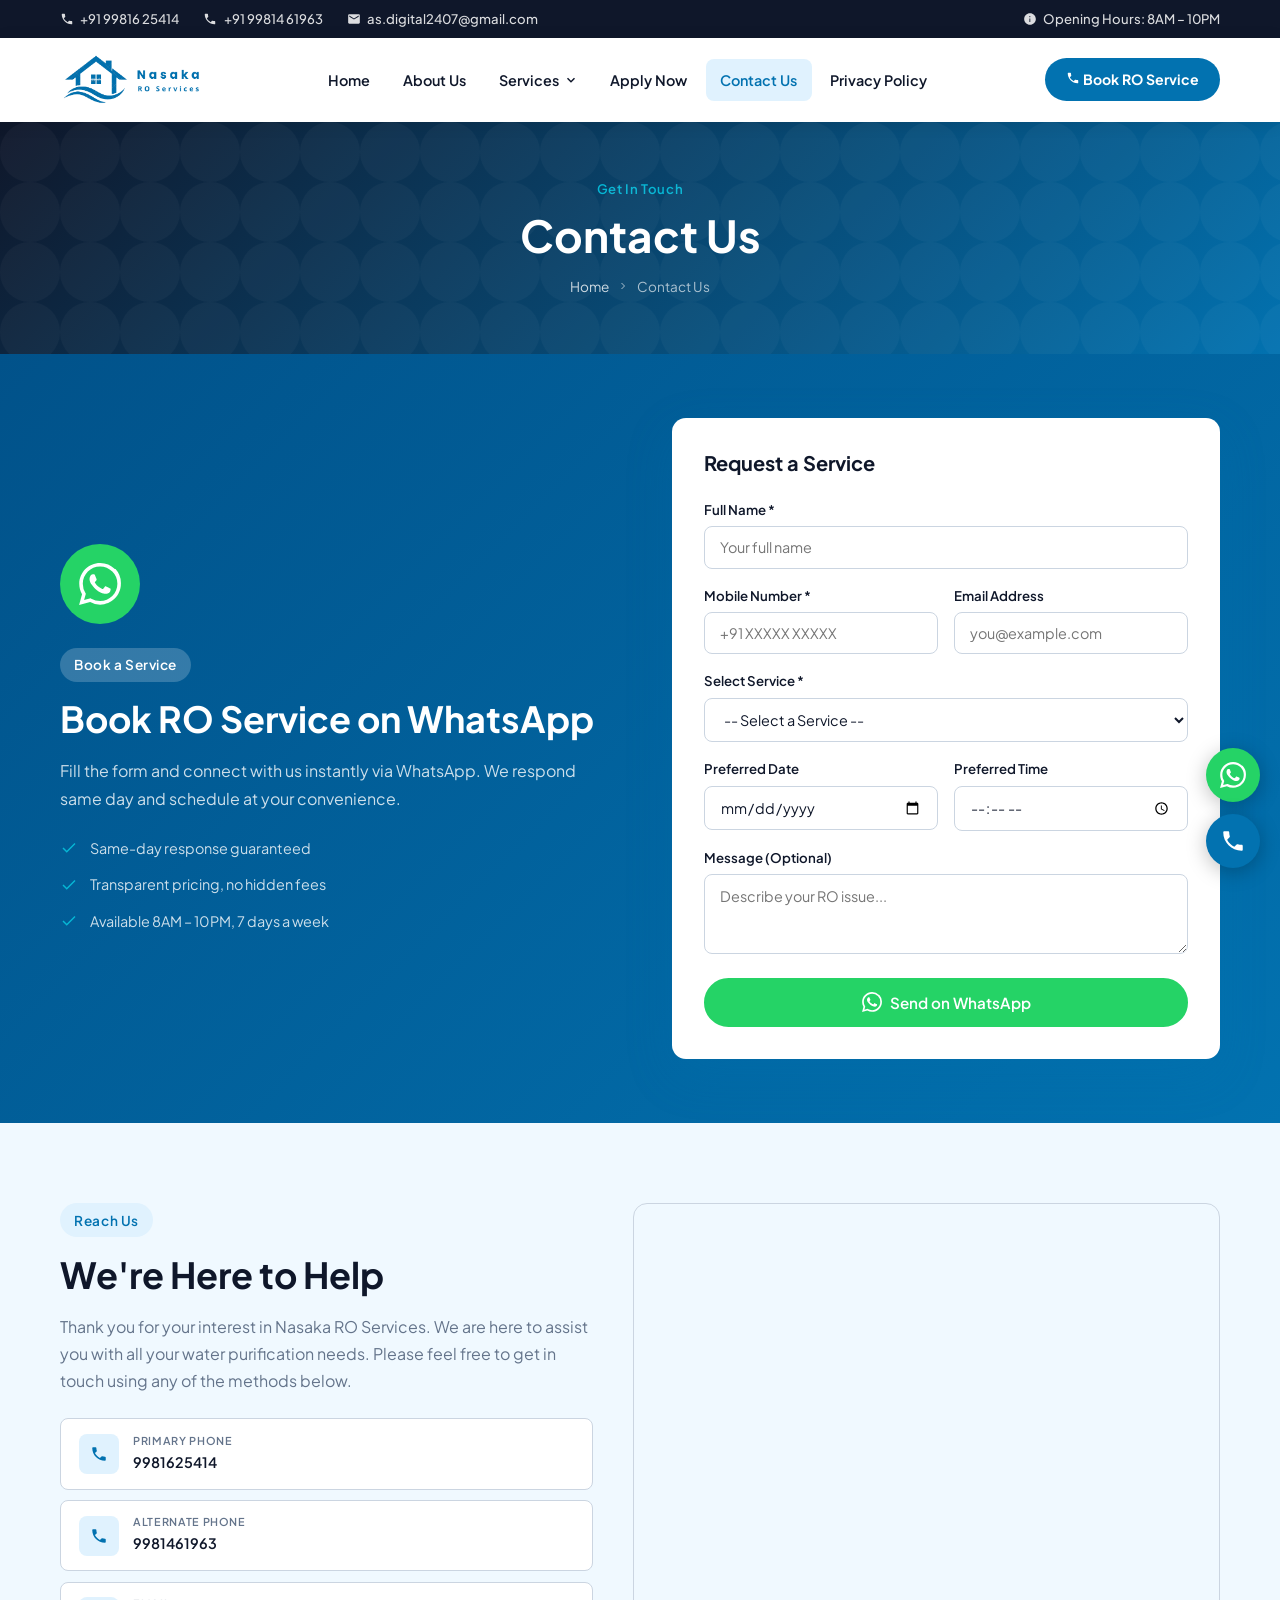
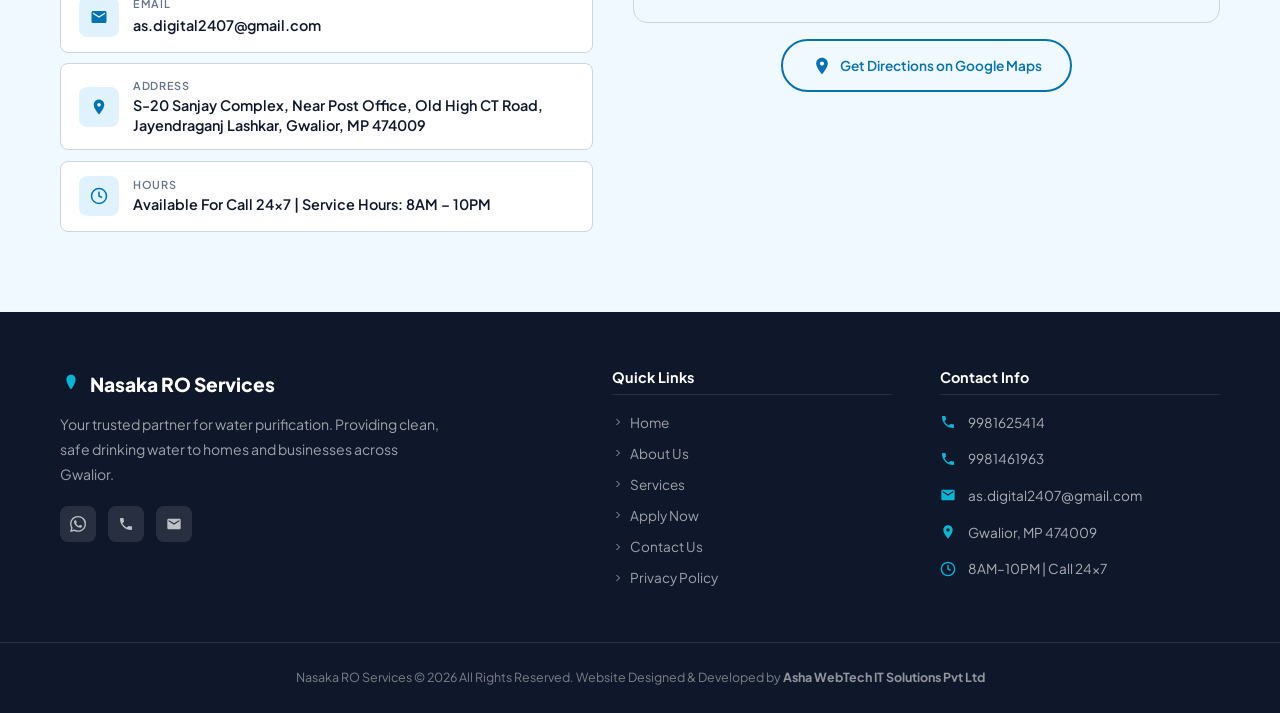
<file: contact.html>
<!DOCTYPE html>
<html lang="en">
<head>
  <meta charset="UTF-8">
  <meta name="viewport" content="width=device-width, initial-scale=1.0">
  <title>Contact Us – Nasaka RO Services</title>
  <meta name="description" content="Get in touch with Nasaka RO Services. Book RO repair, installation, filter servicing or maintenance in Gwalior.">
  <meta name="theme-color" content="#0272B0">
  <link rel="icon" type="image/png" href="images/favicon.png">
  <link rel="stylesheet" href="css/styles.css">
  <link rel="preconnect" href="https://fonts.googleapis.com">
  <link rel="preconnect" href="https://fonts.gstatic.com" crossorigin>
</head>
<body>
<div class="top-bar">
  <div class="container">
    <div class="top-bar__inner">
      <div class="top-bar__group">
        <a href="tel:+919981625414" class="top-bar__item"><svg width="14" height="14" viewBox="0 0 24 24" fill="currentColor"><path d="M6.6 10.8c1.4 2.8 3.8 5.1 6.6 6.6l2.2-2.2c.27-.27.67-.36 1.02-.24 1.12.37 2.33.57 3.57.57.55 0 1 .45 1 1V20c0 .55-.45 1-1 1-9.39 0-17-7.61-17-17 0-.55.45-1 1-1h3.5c.55 0 1 .45 1 1 0 1.25.2 2.45.57 3.57.11.35.03.74-.24 1.01L6.6 10.8z"/></svg> +91 99816 25414</a>
        <a href="tel:+919981461963" class="top-bar__item"><svg width="14" height="14" viewBox="0 0 24 24" fill="currentColor"><path d="M6.6 10.8c1.4 2.8 3.8 5.1 6.6 6.6l2.2-2.2c.27-.27.67-.36 1.02-.24 1.12.37 2.33.57 3.57.57.55 0 1 .45 1 1V20c0 .55-.45 1-1 1-9.39 0-17-7.61-17-17 0-.55.45-1 1-1h3.5c.55 0 1 .45 1 1 0 1.25.2 2.45.57 3.57.11.35.03.74-.24 1.01L6.6 10.8z"/></svg> +91 99814 61963</a>
        <a href="mailto:as.digital2407@gmail.com" class="top-bar__item"><svg width="14" height="14" viewBox="0 0 24 24" fill="currentColor"><path d="M20 4H4c-1.1 0-2 .9-2 2v12c0 1.1.9 2 2 2h16c1.1 0 2-.9 2-2V6c0-1.1-.9-2-2-2zm0 4l-8 5-8-5V6l8 5 8-5v2z"/></svg> as.digital2407@gmail.com</a>
      </div>
      <div class="top-bar__group">
        <span class="top-bar__item"><svg width="14" height="14" viewBox="0 0 24 24" fill="currentColor"><path d="M12 2C6.5 2 2 6.5 2 12s4.5 10 10 10 10-4.5 10-10S17.5 2 12 2zm.5 15H11v-6h1.5v6zm0-8H11V7h1.5v2z"/></svg> Opening Hours: 8AM – 10PM</span>
      </div>
    </div>
  </div>
</div>
<header class="header">
  <div class="header__inner">
    <a href="index.html" class="header__logo">
      <img src="images/logo.png" alt="Nasaka RO Services Logo" height="56"
           onerror="this.style.display='none';document.getElementById('logoFb').style.display='block'">
      <div id="logoFb" style="display:none"><div class="logo-text">Nasaka RO</div><div class="logo-sub">Best RO Services In India</div></div>
    </a>
    <nav class="nav">
      <a href="index.html" class="nav__link">Home</a>
      <a href="about.html" class="nav__link">About Us</a>
      <div class="nav__dropdown">
        <span class="nav__link nav__dropdown-toggle">Services <svg width="14" height="14" viewBox="0 0 24 24" fill="none" stroke="currentColor" stroke-width="2.5"><polyline points="6 9 12 15 18 9"/></svg></span>
        <div class="nav__dropdown-menu">
          <a href="services/repairing.html" class="nav__dropdown-link"><svg viewBox="0 0 24 24" fill="none" stroke="currentColor" stroke-width="2" width="16" height="16"><path d="M14.7 6.3a1 1 0 0 0 0 1.4l1.6 1.6a1 1 0 0 0 1.4 0l3.77-3.77a6 6 0 0 1-7.94 7.94l-6.91 6.91a2.12 2.12 0 0 1-3-3l6.91-6.91a6 6 0 0 1 7.94-7.94l-3.76 3.76z"/></svg> Repairing Services</a>
          <a href="services/filter.html" class="nav__dropdown-link"><svg viewBox="0 0 24 24" fill="none" stroke="currentColor" stroke-width="2" width="16" height="16"><polygon points="22 3 2 3 10 12.46 10 19 14 21 14 12.46 22 3"/></svg> Filter Servicing</a>
          <a href="services/installation.html" class="nav__dropdown-link"><svg viewBox="0 0 24 24" fill="none" stroke="currentColor" stroke-width="2" width="16" height="16"><circle cx="12" cy="12" r="3"/><path d="M19.07 4.93a10 10 0 0 1 0 14.14M4.93 4.93a10 10 0 0 0 0 14.14"/></svg> Installation Services</a>
          <a href="services/maintenance.html" class="nav__dropdown-link"><svg viewBox="0 0 24 24" fill="none" stroke="currentColor" stroke-width="2" width="16" height="16"><circle cx="12" cy="12" r="3"/><path d="M12 1v2M12 21v2M4.22 4.22l1.42 1.42M18.36 18.36l1.42 1.42M1 12h2M21 12h2M4.22 19.78l1.42-1.42M18.36 5.64l1.42-1.42"/></svg> Maintenance Services</a>
        </div>
      </div>
      <a href="apply-now.html" class="nav__link">Apply Now</a>
      <a href="contact.html" class="nav__link active">Contact Us</a>
      <a href="privacy-policy.html" class="nav__link">Privacy Policy</a>
    </nav>
    <div class="header__cta">
      <a href="tel:+919981625414" class="header__book"><svg width="14" height="14" viewBox="0 0 24 24" fill="currentColor"><path d="M6.6 10.8c1.4 2.8 3.8 5.1 6.6 6.6l2.2-2.2c.27-.27.67-.36 1.02-.24 1.12.37 2.33.57 3.57.57.55 0 1 .45 1 1V20c0 .55-.45 1-1 1-9.39 0-17-7.61-17-17 0-.55.45-1 1-1h3.5c.55 0 1 .45 1 1 0 1.25.2 2.45.57 3.57.11.35.03.74-.24 1.01L6.6 10.8z"/></svg> Book RO Service</a>
    </div>
    <button class="hamburger" id="hamburger" aria-label="Open menu"><span></span><span></span><span></span></button>
  </div>
  <nav class="mobile-nav" id="mobileNav">
    <a href="index.html" class="mobile-nav__link">Home</a>
    <a href="about.html" class="mobile-nav__link">About Us</a>
    <a href="services.html" class="mobile-nav__link">Services</a>
    <div class="mobile-nav__sub">
      <a href="services/repairing.html">↳ Repairing Services</a>
      <a href="services/filter.html">↳ Filter Servicing</a>
      <a href="services/installation.html">↳ Installation Services</a>
      <a href="services/maintenance.html">↳ Maintenance Services</a>
    </div>
    <a href="apply-now.html" class="mobile-nav__link">Apply Now</a>
    <a href="contact.html" class="mobile-nav__link">Contact Us</a>
    <a href="privacy-policy.html" class="mobile-nav__link">Privacy Policy</a>
  </nav>
</header>

<section class="page-banner">
  <div class="container">
    <div class="page-banner__label">Get In Touch</div>
    <h1>Contact Us</h1>
    <div class="breadcrumb"><a href="index.html">Home</a><svg width="12" height="12" viewBox="0 0 24 24" fill="none" stroke="currentColor" stroke-width="2"><polyline points="9 18 15 12 9 6"/></svg><span>Contact Us</span></div>
  </div>
</section>

<section class="wa-form-section">
  <div class="container">
    <div class="wa-form-inner">
      <div class="wa-form-intro" data-reveal>
        <div class="wa-icon"><svg viewBox="0 0 24 24" fill="currentColor"><path d="M17.472 14.382c-.297-.149-1.758-.867-2.03-.967-.273-.099-.471-.148-.67.15-.197.297-.767.966-.94 1.164-.173.199-.347.223-.644.075-.297-.15-1.255-.463-2.39-1.475-.883-.788-1.48-1.761-1.653-2.059-.173-.297-.018-.458.13-.606.134-.133.298-.347.446-.52.149-.174.198-.298.298-.497.099-.198.05-.371-.025-.52-.075-.149-.669-1.612-.916-2.207-.242-.579-.487-.5-.669-.51-.173-.008-.371-.01-.57-.01-.198 0-.52.074-.792.372-.272.297-1.04 1.016-1.04 2.479 0 1.462 1.065 2.875 1.213 3.074.149.198 2.096 3.2 5.077 4.487.709.306 1.262.489 1.694.625.712.227 1.36.195 1.871.118.571-.085 1.758-.719 2.006-1.413.248-.694.248-1.289.173-1.413-.074-.124-.272-.198-.57-.347m-5.421 7.403h-.004a9.87 9.87 0 0 1-5.031-1.378l-.361-.214-3.741.982.998-3.648-.235-.374a9.86 9.86 0 0 1-1.51-5.26c.001-5.45 4.436-9.884 9.888-9.884 2.64 0 5.122 1.03 6.988 2.898a9.825 9.825 0 0 1 2.893 6.994c-.003 5.45-4.437 9.884-9.885 9.884m8.413-18.297A11.815 11.815 0 0 0 12.05 0C5.495 0 .16 5.335.157 11.892c0 2.096.547 4.142 1.588 5.945L.057 24l6.305-1.654a11.882 11.882 0 0 0 5.683 1.448h.005c6.554 0 11.89-5.335 11.893-11.893A11.821 11.821 0 0 0 20.885 3.488"/></svg></div>
        <span class="section-label section-label--white">Book a Service</span>
        <h2>Book RO Service on WhatsApp</h2>
        <p>Fill the form and connect with us instantly via WhatsApp. We respond same day and schedule at your convenience.</p>
        <div style="margin-top:1.5rem;display:flex;flex-direction:column;gap:.75rem">
          <div style="display:flex;align-items:center;gap:.75rem;color:rgba(255,255,255,.8);font-size:.9rem"><svg width="18" height="18" viewBox="0 0 24 24" fill="none" stroke="#06B6D4" stroke-width="2"><polyline points="20 6 9 17 4 12"/></svg>Same-day response guaranteed</div>
          <div style="display:flex;align-items:center;gap:.75rem;color:rgba(255,255,255,.8);font-size:.9rem"><svg width="18" height="18" viewBox="0 0 24 24" fill="none" stroke="#06B6D4" stroke-width="2"><polyline points="20 6 9 17 4 12"/></svg>Transparent pricing, no hidden fees</div>
          <div style="display:flex;align-items:center;gap:.75rem;color:rgba(255,255,255,.8);font-size:.9rem"><svg width="18" height="18" viewBox="0 0 24 24" fill="none" stroke="#06B6D4" stroke-width="2"><polyline points="20 6 9 17 4 12"/></svg>Available 8AM – 10PM, 7 days a week</div>
        </div>
      </div>
      <div class="wa-form" data-reveal>
        <h3>Request a Service</h3>
        <form id="waForm">
          <div class="form-group"><label>Full Name *</label><input type="text" name="name" placeholder="Your full name" required></div>
          <div class="form-row">
            <div class="form-group"><label>Mobile Number *</label><input type="tel" name="phone" placeholder="+91 XXXXX XXXXX" required></div>
            <div class="form-group"><label>Email Address</label><input type="email" name="email" placeholder="you@example.com"></div>
          </div>
          <div class="form-group"><label>Select Service *</label>
            <select name="service" required>
              <option value="">-- Select a Service --</option>
              <option>Repairing Services</option>
              <option>Filter Servicing</option>
              <option>Installation Services</option>
              <option>Maintenance Services</option>
              <option>Other Services</option>
            </select>
          </div>
          <div class="form-row">
            <div class="form-group"><label>Preferred Date</label><input type="date" name="date"></div>
            <div class="form-group"><label>Preferred Time</label><input type="time" name="time"></div>
          </div>
          <div class="form-group"><label>Message (Optional)</label><textarea name="message" placeholder="Describe your RO issue..."></textarea></div>
          <button type="submit" class="btn btn--wa" style="width:100%;justify-content:center"><svg viewBox="0 0 24 24" fill="currentColor"><path d="M17.472 14.382c-.297-.149-1.758-.867-2.03-.967-.273-.099-.471-.148-.67.15-.197.297-.767.966-.94 1.164-.173.199-.347.223-.644.075-.297-.15-1.255-.463-2.39-1.475-.883-.788-1.48-1.761-1.653-2.059-.173-.297-.018-.458.13-.606.134-.133.298-.347.446-.52.149-.174.198-.298.298-.497.099-.198.05-.371-.025-.52-.075-.149-.669-1.612-.916-2.207-.242-.579-.487-.5-.669-.51-.173-.008-.371-.01-.57-.01-.198 0-.52.074-.792.372-.272.297-1.04 1.016-1.04 2.479 0 1.462 1.065 2.875 1.213 3.074.149.198 2.096 3.2 5.077 4.487.709.306 1.262.489 1.694.625.712.227 1.36.195 1.871.118.571-.085 1.758-.719 2.006-1.413.248-.694.248-1.289.173-1.413-.074-.124-.272-.198-.57-.347m-5.421 7.403h-.004a9.87 9.87 0 0 1-5.031-1.378l-.361-.214-3.741.982.998-3.648-.235-.374a9.86 9.86 0 0 1-1.51-5.26c.001-5.45 4.436-9.884 9.888-9.884 2.64 0 5.122 1.03 6.988 2.898a9.825 9.825 0 0 1 2.893 6.994c-.003 5.45-4.437 9.884-9.885 9.884m8.413-18.297A11.815 11.815 0 0 0 12.05 0C5.495 0 .16 5.335.157 11.892c0 2.096.547 4.142 1.588 5.945L.057 24l6.305-1.654a11.882 11.882 0 0 0 5.683 1.448h.005c6.554 0 11.89-5.335 11.893-11.893A11.821 11.821 0 0 0 20.885 3.488"/></svg> Send on WhatsApp</button>
        </form>
      </div>
    </div>
  </div>
</section>

<section class="section section--light">
  <div class="container">
    <div class="contact-grid">
      <div class="contact-info" data-reveal>
        <span class="section-label">Reach Us</span>
        <h2 class="section-title">We're Here to Help</h2>
        <p>Thank you for your interest in Nasaka RO Services. We are here to assist you with all your water purification needs. Please feel free to get in touch using any of the methods below.</p>
        <div class="contact-cards">
          <a href="tel:9981625414" class="contact-card" style="text-decoration:none">
            <div class="contact-card__icon"><svg viewBox="0 0 24 24" fill="currentColor"><path d="M6.6 10.8c1.4 2.8 3.8 5.1 6.6 6.6l2.2-2.2c.27-.27.67-.36 1.02-.24 1.12.37 2.33.57 3.57.57.55 0 1 .45 1 1V20c0 .55-.45 1-1 1-9.39 0-17-7.61-17-17 0-.55.45-1 1-1h3.5c.55 0 1 .45 1 1 0 1.25.2 2.45.57 3.57.11.35.03.74-.24 1.01L6.6 10.8z"/></svg></div>
            <div class="contact-card__body"><h5>Primary Phone</h5><strong>9981625414</strong></div>
          </a>
          <a href="tel:9981461963" class="contact-card" style="text-decoration:none">
            <div class="contact-card__icon"><svg viewBox="0 0 24 24" fill="currentColor"><path d="M6.6 10.8c1.4 2.8 3.8 5.1 6.6 6.6l2.2-2.2c.27-.27.67-.36 1.02-.24 1.12.37 2.33.57 3.57.57.55 0 1 .45 1 1V20c0 .55-.45 1-1 1-9.39 0-17-7.61-17-17 0-.55.45-1 1-1h3.5c.55 0 1 .45 1 1 0 1.25.2 2.45.57 3.57.11.35.03.74-.24 1.01L6.6 10.8z"/></svg></div>
            <div class="contact-card__body"><h5>Alternate Phone</h5><strong>9981461963</strong></div>
          </a>
          <a href="mailto:as.digital2407@gmail.com" class="contact-card" style="text-decoration:none">
            <div class="contact-card__icon"><svg viewBox="0 0 24 24" fill="currentColor"><path d="M20 4H4c-1.1 0-2 .9-2 2v12c0 1.1.9 2 2 2h16c1.1 0 2-.9 2-2V6c0-1.1-.9-2-2-2zm0 4l-8 5-8-5V6l8 5 8-5v2z"/></svg></div>
            <div class="contact-card__body"><h5>Email</h5><strong>as.digital2407@gmail.com</strong></div>
          </a>
          <div class="contact-card">
            <div class="contact-card__icon"><svg viewBox="0 0 24 24" fill="currentColor"><path d="M12 2C8.13 2 5 5.13 5 9c0 5.25 7 13 7 13s7-7.75 7-13c0-3.87-3.13-7-7-7zm0 9.5c-1.38 0-2.5-1.12-2.5-2.5s1.12-2.5 2.5-2.5 2.5 1.12 2.5 2.5-1.12 2.5-2.5 2.5z"/></svg></div>
            <div class="contact-card__body"><h5>Address</h5><p>S-20 Sanjay Complex, Near Post Office, Old High CT Road, Jayendraganj Lashkar, Gwalior, MP 474009</p></div>
          </div>
          <div class="contact-card">
            <div class="contact-card__icon"><svg viewBox="0 0 24 24" fill="none" stroke="currentColor" stroke-width="2"><circle cx="12" cy="12" r="10"/><polyline points="12 6 12 12 16 14"/></svg></div>
            <div class="contact-card__body"><h5>Hours</h5><p>Available For Call 24×7 | Service Hours: 8AM – 10PM</p></div>
          </div>
        </div>
      </div>
      <div data-reveal>
        <div class="map-wrap" style="height:420px">
          <iframe src="https://maps.google.com/maps?q=S-20+Sanjay+Complex+Near+Post+Office+Old+High+CT+Road+Jayendraganj+Lashkar+Gwalior+Madhya+Pradesh+474009&t=m&z=15&output=embed&iwloc=near" allowfullscreen loading="lazy" referrerpolicy="no-referrer-when-downgrade" title="Nasaka RO Services Location"></iframe>
        </div>
        <div style="margin-top:1rem;text-align:center">
          <a href="https://maps.google.com/maps?q=S-20+Sanjay+Complex+Gwalior+474009" target="_blank" class="btn btn--outline-blue" style="font-size:.85rem"><svg viewBox="0 0 24 24" fill="currentColor"><path d="M12 2C8.13 2 5 5.13 5 9c0 5.25 7 13 7 13s7-7.75 7-13c0-3.87-3.13-7-7-7zm0 9.5c-1.38 0-2.5-1.12-2.5-2.5s1.12-2.5 2.5-2.5 2.5 1.12 2.5 2.5-1.12 2.5-2.5 2.5z"/></svg> Get Directions on Google Maps</a>
        </div>
      </div>
    </div>
  </div>
</section>

<footer class="footer">
  <div class="container">
    <div class="footer__grid">
      <div class="footer__brand">
        <div class="footer__brand-name">
          <svg viewBox="0 0 24 24" fill="currentColor" width="22" height="22"><path d="M12 2C9.24 2 7 4.24 7 7c0 4.5 5 11 5 11s5-6.5 5-11c0-2.76-2.24-5-5-5z"/></svg>
          Nasaka RO Services
        </div>
        <p>Your trusted partner for water purification. Providing clean, safe drinking water to homes and businesses across Gwalior.</p>
        <div class="footer__social">
          <a href="https://wa.me/919981625414" target="_blank" aria-label="WhatsApp"><svg viewBox="0 0 24 24" fill="currentColor" width="16" height="16"><path d="M17.472 14.382c-.297-.149-1.758-.867-2.03-.967-.273-.099-.471-.148-.67.15-.197.297-.767.966-.94 1.164-.173.199-.347.223-.644.075-.297-.15-1.255-.463-2.39-1.475-.883-.788-1.48-1.761-1.653-2.059-.173-.297-.018-.458.13-.606.134-.133.298-.347.446-.52.149-.174.198-.298.298-.497.099-.198.05-.371-.025-.52-.075-.149-.669-1.612-.916-2.207-.242-.579-.487-.5-.669-.51-.173-.008-.371-.01-.57-.01-.198 0-.52.074-.792.372-.272.297-1.04 1.016-1.04 2.479 0 1.462 1.065 2.875 1.213 3.074.149.198 2.096 3.2 5.077 4.487.709.306 1.262.489 1.694.625.712.227 1.36.195 1.871.118.571-.085 1.758-.719 2.006-1.413.248-.694.248-1.289.173-1.413-.074-.124-.272-.198-.57-.347m-5.421 7.403h-.004a9.87 9.87 0 0 1-5.031-1.378l-.361-.214-3.741.982.998-3.648-.235-.374a9.86 9.86 0 0 1-1.51-5.26c.001-5.45 4.436-9.884 9.888-9.884 2.64 0 5.122 1.03 6.988 2.898a9.825 9.825 0 0 1 2.893 6.994c-.003 5.45-4.437 9.884-9.885 9.884m8.413-18.297A11.815 11.815 0 0 0 12.05 0C5.495 0 .16 5.335.157 11.892c0 2.096.547 4.142 1.588 5.945L.057 24l6.305-1.654a11.882 11.882 0 0 0 5.683 1.448h.005c6.554 0 11.89-5.335 11.893-11.893A11.821 11.821 0 0 0 20.885 3.488"/></svg></a>
          <a href="tel:+919981625414" aria-label="Call"><svg viewBox="0 0 24 24" fill="currentColor" width="16" height="16"><path d="M6.6 10.8c1.4 2.8 3.8 5.1 6.6 6.6l2.2-2.2c.27-.27.67-.36 1.02-.24 1.12.37 2.33.57 3.57.57.55 0 1 .45 1 1V20c0 .55-.45 1-1 1-9.39 0-17-7.61-17-17 0-.55.45-1 1-1h3.5c.55 0 1 .45 1 1 0 1.25.2 2.45.57 3.57.11.35.03.74-.24 1.01L6.6 10.8z"/></svg></a>
          <a href="mailto:as.digital2407@gmail.com" aria-label="Email"><svg viewBox="0 0 24 24" fill="currentColor" width="16" height="16"><path d="M20 4H4c-1.1 0-2 .9-2 2v12c0 1.1.9 2 2 2h16c1.1 0 2-.9 2-2V6c0-1.1-.9-2-2-2zm0 4l-8 5-8-5V6l8 5 8-5v2z"/></svg></a>
        </div>
      </div>
      <div class="footer__col">
        <h5>Quick Links</h5>
        <div class="footer__links">
          <a href="index.html"><svg viewBox="0 0 24 24" fill="none" stroke="currentColor" stroke-width="2" width="12" height="12"><polyline points="9 18 15 12 9 6"/></svg> Home</a>
          <a href="about.html"><svg viewBox="0 0 24 24" fill="none" stroke="currentColor" stroke-width="2" width="12" height="12"><polyline points="9 18 15 12 9 6"/></svg> About Us</a>
          <a href="services.html"><svg viewBox="0 0 24 24" fill="none" stroke="currentColor" stroke-width="2" width="12" height="12"><polyline points="9 18 15 12 9 6"/></svg> Services</a>
          <a href="apply-now.html"><svg viewBox="0 0 24 24" fill="none" stroke="currentColor" stroke-width="2" width="12" height="12"><polyline points="9 18 15 12 9 6"/></svg> Apply Now</a>
          <a href="contact.html"><svg viewBox="0 0 24 24" fill="none" stroke="currentColor" stroke-width="2" width="12" height="12"><polyline points="9 18 15 12 9 6"/></svg> Contact Us</a>
          <a href="privacy-policy.html"><svg viewBox="0 0 24 24" fill="none" stroke="currentColor" stroke-width="2" width="12" height="12"><polyline points="9 18 15 12 9 6"/></svg> Privacy Policy</a>
        </div>
      </div>
      <div class="footer__col">
        <h5>Contact Info</h5>
        <div class="footer__contact-item"><svg viewBox="0 0 24 24" fill="currentColor" width="16" height="16"><path d="M6.6 10.8c1.4 2.8 3.8 5.1 6.6 6.6l2.2-2.2c.27-.27.67-.36 1.02-.24 1.12.37 2.33.57 3.57.57.55 0 1 .45 1 1V20c0 .55-.45 1-1 1-9.39 0-17-7.61-17-17 0-.55.45-1 1-1h3.5c.55 0 1 .45 1 1 0 1.25.2 2.45.57 3.57.11.35.03.74-.24 1.01L6.6 10.8z"/></svg><span><a href="tel:9981625414">9981625414</a></span></div>
        <div class="footer__contact-item"><svg viewBox="0 0 24 24" fill="currentColor" width="16" height="16"><path d="M6.6 10.8c1.4 2.8 3.8 5.1 6.6 6.6l2.2-2.2c.27-.27.67-.36 1.02-.24 1.12.37 2.33.57 3.57.57.55 0 1 .45 1 1V20c0 .55-.45 1-1 1-9.39 0-17-7.61-17-17 0-.55.45-1 1-1h3.5c.55 0 1 .45 1 1 0 1.25.2 2.45.57 3.57.11.35.03.74-.24 1.01L6.6 10.8z"/></svg><span><a href="tel:9981461963">9981461963</a></span></div>
        <div class="footer__contact-item"><svg viewBox="0 0 24 24" fill="currentColor" width="16" height="16"><path d="M20 4H4c-1.1 0-2 .9-2 2v12c0 1.1.9 2 2 2h16c1.1 0 2-.9 2-2V6c0-1.1-.9-2-2-2zm0 4l-8 5-8-5V6l8 5 8-5v2z"/></svg><span><a href="mailto:as.digital2407@gmail.com">as.digital2407@gmail.com</a></span></div>
        <div class="footer__contact-item"><svg viewBox="0 0 24 24" fill="currentColor" width="16" height="16"><path d="M12 2C8.13 2 5 5.13 5 9c0 5.25 7 13 7 13s7-7.75 7-13c0-3.87-3.13-7-7-7zm0 9.5c-1.38 0-2.5-1.12-2.5-2.5s1.12-2.5 2.5-2.5 2.5 1.12 2.5 2.5-1.12 2.5-2.5 2.5z"/></svg><span>Gwalior, MP 474009</span></div>
        <div class="footer__contact-item"><svg viewBox="0 0 24 24" fill="none" stroke="currentColor" stroke-width="2" width="16" height="16"><circle cx="12" cy="12" r="10"/><polyline points="12 6 12 12 16 14"/></svg><span>8AM–10PM | Call 24×7</span></div>
      </div>
    </div>
  </div>
  <div class="footer__bottom">
    <div class="container" style="text-align:center;width:100%">
      <span class="footer__bottom-credit">Nasaka RO Services &copy; 2026 All Rights Reserved. Website Designed &amp; Developed by <a href="https://ashawebtechitsolutions.com/" target="_blank"><strong>Asha</strong></a> <a href="https://chandrabhansingh.in/" target="_blank"><strong>WebTech</strong></a> <a href="https://marketingtech.in/" target="_blank"><strong>IT</strong></a> <a href="https://algotrivo.com/" target="_blank"><strong>Solutions</strong></a> <a href="https://vanshtechnologies.in/" target="_blank"><strong>Pvt&nbsp;</strong></a><a href="https://codetunix.com/" target="_blank"><strong>Ltd</strong></a></span>
    </div>
  </div>
</footer>
<div class="floating-btns">
  <a href="https://wa.me/919981625414?text=Hi%20I%20need%20RO%20service" target="_blank" class="float-btn float-btn--wa" aria-label="WhatsApp"><svg viewBox="0 0 24 24" fill="currentColor"><path d="M17.472 14.382c-.297-.149-1.758-.867-2.03-.967-.273-.099-.471-.148-.67.15-.197.297-.767.966-.94 1.164-.173.199-.347.223-.644.075-.297-.15-1.255-.463-2.39-1.475-.883-.788-1.48-1.761-1.653-2.059-.173-.297-.018-.458.13-.606.134-.133.298-.347.446-.52.149-.174.198-.298.298-.497.099-.198.05-.371-.025-.52-.075-.149-.669-1.612-.916-2.207-.242-.579-.487-.5-.669-.51-.173-.008-.371-.01-.57-.01-.198 0-.52.074-.792.372-.272.297-1.04 1.016-1.04 2.479 0 1.462 1.065 2.875 1.213 3.074.149.198 2.096 3.2 5.077 4.487.709.306 1.262.489 1.694.625.712.227 1.36.195 1.871.118.571-.085 1.758-.719 2.006-1.413.248-.694.248-1.289.173-1.413-.074-.124-.272-.198-.57-.347m-5.421 7.403h-.004a9.87 9.87 0 0 1-5.031-1.378l-.361-.214-3.741.982.998-3.648-.235-.374a9.86 9.86 0 0 1-1.51-5.26c.001-5.45 4.436-9.884 9.888-9.884 2.64 0 5.122 1.03 6.988 2.898a9.825 9.825 0 0 1 2.893 6.994c-.003 5.45-4.437 9.884-9.885 9.884m8.413-18.297A11.815 11.815 0 0 0 12.05 0C5.495 0 .16 5.335.157 11.892c0 2.096.547 4.142 1.588 5.945L.057 24l6.305-1.654a11.882 11.882 0 0 0 5.683 1.448h.005c6.554 0 11.89-5.335 11.893-11.893A11.821 11.821 0 0 0 20.885 3.488"/></svg></a>
  <a href="tel:+919981625414" class="float-btn float-btn--call" aria-label="Call Us"><svg viewBox="0 0 24 24" fill="currentColor"><path d="M6.6 10.8c1.4 2.8 3.8 5.1 6.6 6.6l2.2-2.2c.27-.27.67-.36 1.02-.24 1.12.37 2.33.57 3.57.57.55 0 1 .45 1 1V20c0 .55-.45 1-1 1-9.39 0-17-7.61-17-17 0-.55.45-1 1-1h3.5c.55 0 1 .45 1 1 0 1.25.2 2.45.57 3.57.11.35.03.74-.24 1.01L6.6 10.8z"/></svg></a>
</div>
<script src="js/main.js"></script>
</body>
</html>
</file>
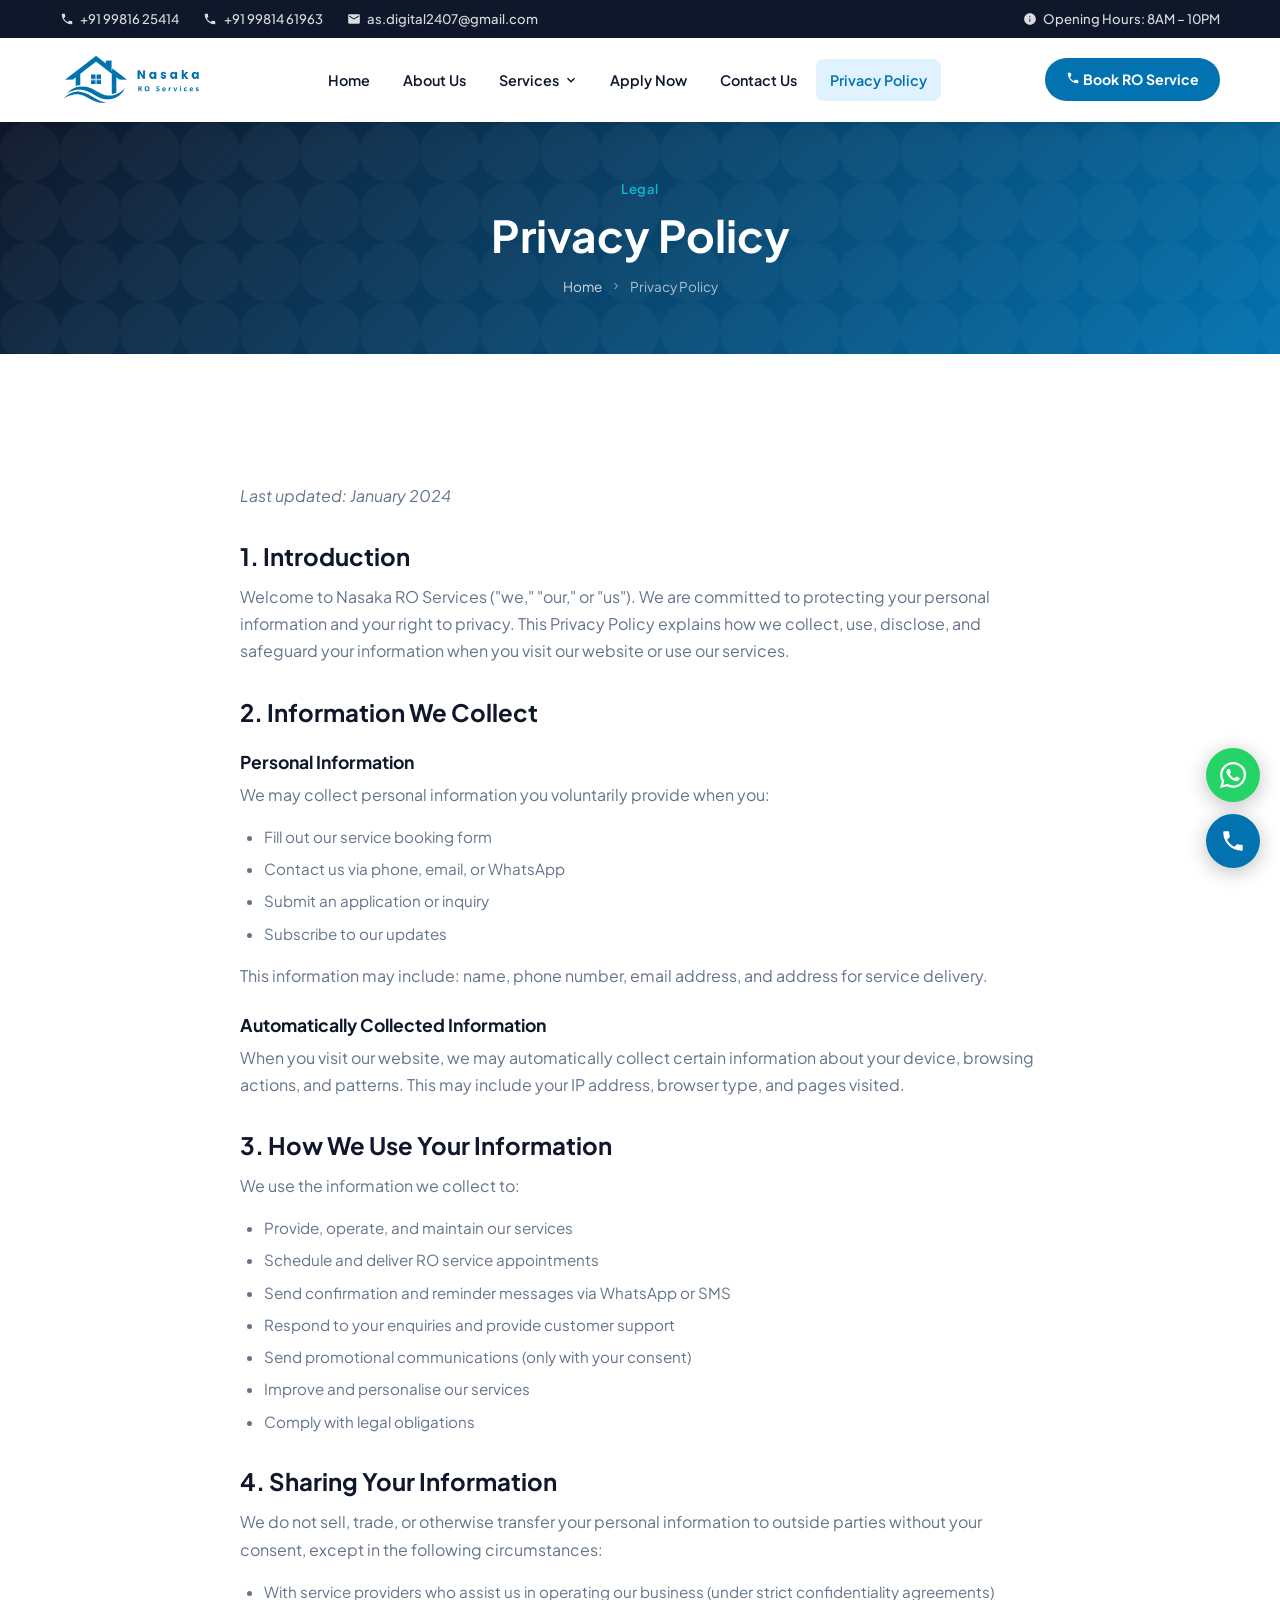
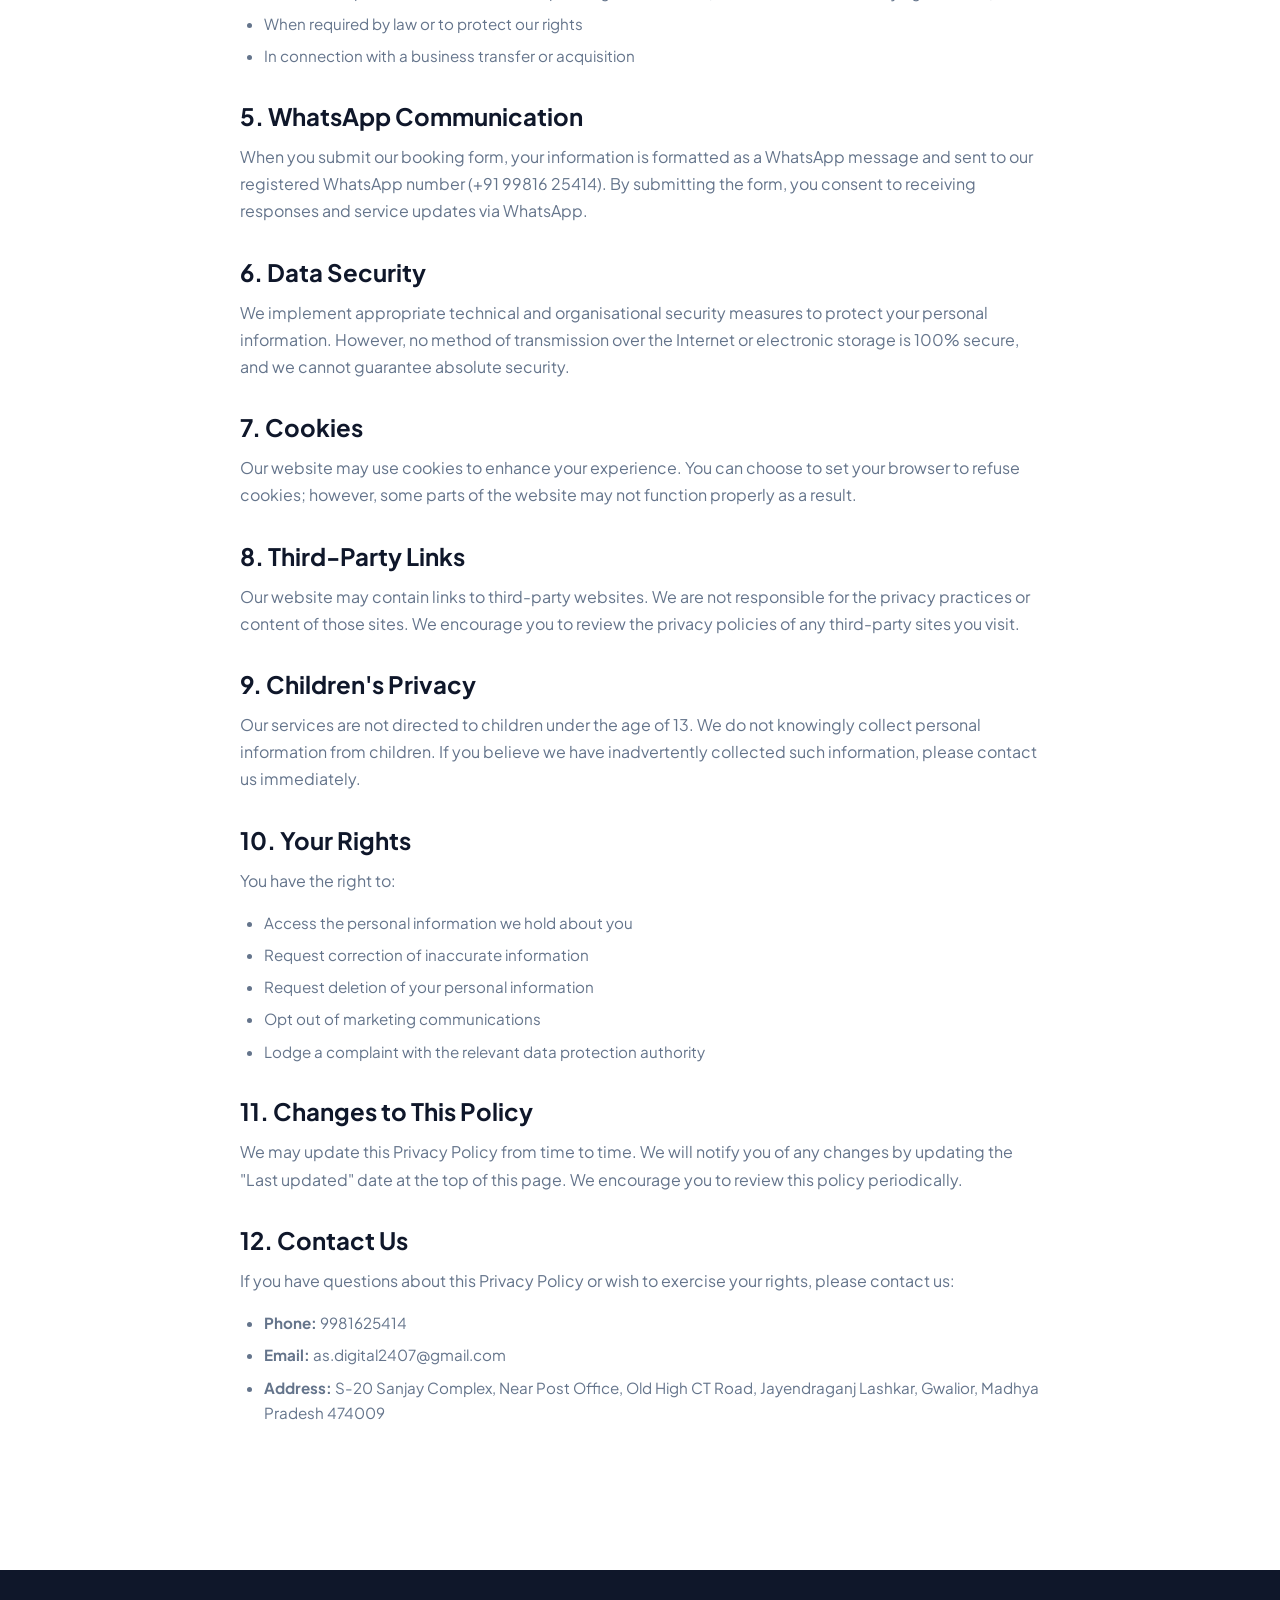
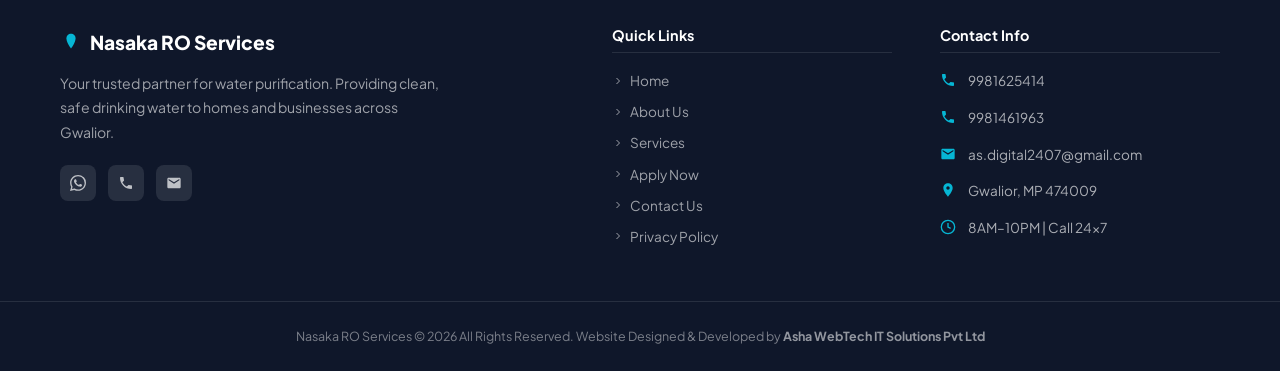
<file: privacy-policy.html>
<!DOCTYPE html>
<html lang="en">
<head>
  <meta charset="UTF-8">
  <meta name="viewport" content="width=device-width, initial-scale=1.0">
  <title>Privacy Policy – Nasaka RO Services</title>
  <meta name="description" content="Read Nasaka RO Services privacy policy to understand how we collect, use and protect your information.">
  <meta name="theme-color" content="#0272B0">
  <link rel="icon" type="image/png" href="images/favicon.png">
  <link rel="stylesheet" href="css/styles.css">
  <link rel="preconnect" href="https://fonts.googleapis.com">
  <link rel="preconnect" href="https://fonts.gstatic.com" crossorigin>
</head>
<body>
<div class="top-bar">
  <div class="container">
    <div class="top-bar__inner">
      <div class="top-bar__group">
        <a href="tel:+919981625414" class="top-bar__item"><svg width="14" height="14" viewBox="0 0 24 24" fill="currentColor"><path d="M6.6 10.8c1.4 2.8 3.8 5.1 6.6 6.6l2.2-2.2c.27-.27.67-.36 1.02-.24 1.12.37 2.33.57 3.57.57.55 0 1 .45 1 1V20c0 .55-.45 1-1 1-9.39 0-17-7.61-17-17 0-.55.45-1 1-1h3.5c.55 0 1 .45 1 1 0 1.25.2 2.45.57 3.57.11.35.03.74-.24 1.01L6.6 10.8z"/></svg> +91 99816 25414</a>
        <a href="tel:+919981461963" class="top-bar__item"><svg width="14" height="14" viewBox="0 0 24 24" fill="currentColor"><path d="M6.6 10.8c1.4 2.8 3.8 5.1 6.6 6.6l2.2-2.2c.27-.27.67-.36 1.02-.24 1.12.37 2.33.57 3.57.57.55 0 1 .45 1 1V20c0 .55-.45 1-1 1-9.39 0-17-7.61-17-17 0-.55.45-1 1-1h3.5c.55 0 1 .45 1 1 0 1.25.2 2.45.57 3.57.11.35.03.74-.24 1.01L6.6 10.8z"/></svg> +91 99814 61963</a>
        <a href="mailto:as.digital2407@gmail.com" class="top-bar__item"><svg width="14" height="14" viewBox="0 0 24 24" fill="currentColor"><path d="M20 4H4c-1.1 0-2 .9-2 2v12c0 1.1.9 2 2 2h16c1.1 0 2-.9 2-2V6c0-1.1-.9-2-2-2zm0 4l-8 5-8-5V6l8 5 8-5v2z"/></svg> as.digital2407@gmail.com</a>
      </div>
      <div class="top-bar__group">
        <span class="top-bar__item"><svg width="14" height="14" viewBox="0 0 24 24" fill="currentColor"><path d="M12 2C6.5 2 2 6.5 2 12s4.5 10 10 10 10-4.5 10-10S17.5 2 12 2zm.5 15H11v-6h1.5v6zm0-8H11V7h1.5v2z"/></svg> Opening Hours: 8AM – 10PM</span>
      </div>
    </div>
  </div>
</div>
<header class="header">
  <div class="header__inner">
    <a href="index.html" class="header__logo">
      <img src="images/logo.png" alt="Nasaka RO Services Logo" height="56"
           onerror="this.style.display='none';document.getElementById('logoFb').style.display='block'">
      <div id="logoFb" style="display:none"><div class="logo-text">Nasaka RO</div><div class="logo-sub">Best RO Services In India</div></div>
    </a>
    <nav class="nav">
      <a href="index.html" class="nav__link">Home</a>
      <a href="about.html" class="nav__link">About Us</a>
      <div class="nav__dropdown">
        <span class="nav__link nav__dropdown-toggle">Services <svg width="14" height="14" viewBox="0 0 24 24" fill="none" stroke="currentColor" stroke-width="2.5"><polyline points="6 9 12 15 18 9"/></svg></span>
        <div class="nav__dropdown-menu">
          <a href="services/repairing.html" class="nav__dropdown-link"><svg viewBox="0 0 24 24" fill="none" stroke="currentColor" stroke-width="2" width="16" height="16"><path d="M14.7 6.3a1 1 0 0 0 0 1.4l1.6 1.6a1 1 0 0 0 1.4 0l3.77-3.77a6 6 0 0 1-7.94 7.94l-6.91 6.91a2.12 2.12 0 0 1-3-3l6.91-6.91a6 6 0 0 1 7.94-7.94l-3.76 3.76z"/></svg> Repairing Services</a>
          <a href="services/filter.html" class="nav__dropdown-link"><svg viewBox="0 0 24 24" fill="none" stroke="currentColor" stroke-width="2" width="16" height="16"><polygon points="22 3 2 3 10 12.46 10 19 14 21 14 12.46 22 3"/></svg> Filter Servicing</a>
          <a href="services/installation.html" class="nav__dropdown-link"><svg viewBox="0 0 24 24" fill="none" stroke="currentColor" stroke-width="2" width="16" height="16"><circle cx="12" cy="12" r="3"/><path d="M19.07 4.93a10 10 0 0 1 0 14.14M4.93 4.93a10 10 0 0 0 0 14.14"/></svg> Installation Services</a>
          <a href="services/maintenance.html" class="nav__dropdown-link"><svg viewBox="0 0 24 24" fill="none" stroke="currentColor" stroke-width="2" width="16" height="16"><circle cx="12" cy="12" r="3"/><path d="M12 1v2M12 21v2M4.22 4.22l1.42 1.42M18.36 18.36l1.42 1.42M1 12h2M21 12h2M4.22 19.78l1.42-1.42M18.36 5.64l1.42-1.42"/></svg> Maintenance Services</a>
        </div>
      </div>
      <a href="apply-now.html" class="nav__link">Apply Now</a>
      <a href="contact.html" class="nav__link">Contact Us</a>
      <a href="privacy-policy.html" class="nav__link active">Privacy Policy</a>
    </nav>
    <div class="header__cta">
      <a href="tel:+919981625414" class="header__book"><svg width="14" height="14" viewBox="0 0 24 24" fill="currentColor"><path d="M6.6 10.8c1.4 2.8 3.8 5.1 6.6 6.6l2.2-2.2c.27-.27.67-.36 1.02-.24 1.12.37 2.33.57 3.57.57.55 0 1 .45 1 1V20c0 .55-.45 1-1 1-9.39 0-17-7.61-17-17 0-.55.45-1 1-1h3.5c.55 0 1 .45 1 1 0 1.25.2 2.45.57 3.57.11.35.03.74-.24 1.01L6.6 10.8z"/></svg> Book RO Service</a>
    </div>
    <button class="hamburger" id="hamburger" aria-label="Open menu"><span></span><span></span><span></span></button>
  </div>
  <nav class="mobile-nav" id="mobileNav">
    <a href="index.html" class="mobile-nav__link">Home</a>
    <a href="about.html" class="mobile-nav__link">About Us</a>
    <a href="services.html" class="mobile-nav__link">Services</a>
    <div class="mobile-nav__sub">
      <a href="services/repairing.html">↳ Repairing Services</a>
      <a href="services/filter.html">↳ Filter Servicing</a>
      <a href="services/installation.html">↳ Installation Services</a>
      <a href="services/maintenance.html">↳ Maintenance Services</a>
    </div>
    <a href="apply-now.html" class="mobile-nav__link">Apply Now</a>
    <a href="contact.html" class="mobile-nav__link">Contact Us</a>
    <a href="privacy-policy.html" class="mobile-nav__link">Privacy Policy</a>
  </nav>
</header>

<section class="page-banner">
  <div class="container">
    <div class="page-banner__label">Legal</div>
    <h1>Privacy Policy</h1>
    <div class="breadcrumb"><a href="index.html">Home</a><svg width="12" height="12" viewBox="0 0 24 24" fill="none" stroke="currentColor" stroke-width="2"><polyline points="9 18 15 12 9 6"/></svg><span>Privacy Policy</span></div>
  </div>
</section>

<section class="section">
  <div class="container">
    <div class="policy-content" data-reveal>
      <p><em>Last updated: January 2024</em></p>
      <h2>1. Introduction</h2>
      <p>Welcome to Nasaka RO Services ("we," "our," or "us"). We are committed to protecting your personal information and your right to privacy. This Privacy Policy explains how we collect, use, disclose, and safeguard your information when you visit our website or use our services.</p>

      <h2>2. Information We Collect</h2>
      <h3>Personal Information</h3>
      <p>We may collect personal information you voluntarily provide when you:</p>
      <ul>
        <li>Fill out our service booking form</li>
        <li>Contact us via phone, email, or WhatsApp</li>
        <li>Submit an application or inquiry</li>
        <li>Subscribe to our updates</li>
      </ul>
      <p>This information may include: name, phone number, email address, and address for service delivery.</p>

      <h3>Automatically Collected Information</h3>
      <p>When you visit our website, we may automatically collect certain information about your device, browsing actions, and patterns. This may include your IP address, browser type, and pages visited.</p>

      <h2>3. How We Use Your Information</h2>
      <p>We use the information we collect to:</p>
      <ul>
        <li>Provide, operate, and maintain our services</li>
        <li>Schedule and deliver RO service appointments</li>
        <li>Send confirmation and reminder messages via WhatsApp or SMS</li>
        <li>Respond to your enquiries and provide customer support</li>
        <li>Send promotional communications (only with your consent)</li>
        <li>Improve and personalise our services</li>
        <li>Comply with legal obligations</li>
      </ul>

      <h2>4. Sharing Your Information</h2>
      <p>We do not sell, trade, or otherwise transfer your personal information to outside parties without your consent, except in the following circumstances:</p>
      <ul>
        <li>With service providers who assist us in operating our business (under strict confidentiality agreements)</li>
        <li>When required by law or to protect our rights</li>
        <li>In connection with a business transfer or acquisition</li>
      </ul>

      <h2>5. WhatsApp Communication</h2>
      <p>When you submit our booking form, your information is formatted as a WhatsApp message and sent to our registered WhatsApp number (+91 99816 25414). By submitting the form, you consent to receiving responses and service updates via WhatsApp.</p>

      <h2>6. Data Security</h2>
      <p>We implement appropriate technical and organisational security measures to protect your personal information. However, no method of transmission over the Internet or electronic storage is 100% secure, and we cannot guarantee absolute security.</p>

      <h2>7. Cookies</h2>
      <p>Our website may use cookies to enhance your experience. You can choose to set your browser to refuse cookies; however, some parts of the website may not function properly as a result.</p>

      <h2>8. Third-Party Links</h2>
      <p>Our website may contain links to third-party websites. We are not responsible for the privacy practices or content of those sites. We encourage you to review the privacy policies of any third-party sites you visit.</p>

      <h2>9. Children's Privacy</h2>
      <p>Our services are not directed to children under the age of 13. We do not knowingly collect personal information from children. If you believe we have inadvertently collected such information, please contact us immediately.</p>

      <h2>10. Your Rights</h2>
      <p>You have the right to:</p>
      <ul>
        <li>Access the personal information we hold about you</li>
        <li>Request correction of inaccurate information</li>
        <li>Request deletion of your personal information</li>
        <li>Opt out of marketing communications</li>
        <li>Lodge a complaint with the relevant data protection authority</li>
      </ul>

      <h2>11. Changes to This Policy</h2>
      <p>We may update this Privacy Policy from time to time. We will notify you of any changes by updating the "Last updated" date at the top of this page. We encourage you to review this policy periodically.</p>

      <h2>12. Contact Us</h2>
      <p>If you have questions about this Privacy Policy or wish to exercise your rights, please contact us:</p>
      <ul>
        <li><strong>Phone:</strong> 9981625414</li>
        <li><strong>Email:</strong> as.digital2407@gmail.com</li>
        <li><strong>Address:</strong> S-20 Sanjay Complex, Near Post Office, Old High CT Road, Jayendraganj Lashkar, Gwalior, Madhya Pradesh 474009</li>
      </ul>
    </div>
  </div>
</section>

<footer class="footer">
  <div class="container">
    <div class="footer__grid">
      <div class="footer__brand">
        <div class="footer__brand-name">
          <svg viewBox="0 0 24 24" fill="currentColor" width="22" height="22"><path d="M12 2C9.24 2 7 4.24 7 7c0 4.5 5 11 5 11s5-6.5 5-11c0-2.76-2.24-5-5-5z"/></svg>
          Nasaka RO Services
        </div>
        <p>Your trusted partner for water purification. Providing clean, safe drinking water to homes and businesses across Gwalior.</p>
        <div class="footer__social">
          <a href="https://wa.me/919981625414" target="_blank" aria-label="WhatsApp"><svg viewBox="0 0 24 24" fill="currentColor" width="16" height="16"><path d="M17.472 14.382c-.297-.149-1.758-.867-2.03-.967-.273-.099-.471-.148-.67.15-.197.297-.767.966-.94 1.164-.173.199-.347.223-.644.075-.297-.15-1.255-.463-2.39-1.475-.883-.788-1.48-1.761-1.653-2.059-.173-.297-.018-.458.13-.606.134-.133.298-.347.446-.52.149-.174.198-.298.298-.497.099-.198.05-.371-.025-.52-.075-.149-.669-1.612-.916-2.207-.242-.579-.487-.5-.669-.51-.173-.008-.371-.01-.57-.01-.198 0-.52.074-.792.372-.272.297-1.04 1.016-1.04 2.479 0 1.462 1.065 2.875 1.213 3.074.149.198 2.096 3.2 5.077 4.487.709.306 1.262.489 1.694.625.712.227 1.36.195 1.871.118.571-.085 1.758-.719 2.006-1.413.248-.694.248-1.289.173-1.413-.074-.124-.272-.198-.57-.347m-5.421 7.403h-.004a9.87 9.87 0 0 1-5.031-1.378l-.361-.214-3.741.982.998-3.648-.235-.374a9.86 9.86 0 0 1-1.51-5.26c.001-5.45 4.436-9.884 9.888-9.884 2.64 0 5.122 1.03 6.988 2.898a9.825 9.825 0 0 1 2.893 6.994c-.003 5.45-4.437 9.884-9.885 9.884m8.413-18.297A11.815 11.815 0 0 0 12.05 0C5.495 0 .16 5.335.157 11.892c0 2.096.547 4.142 1.588 5.945L.057 24l6.305-1.654a11.882 11.882 0 0 0 5.683 1.448h.005c6.554 0 11.89-5.335 11.893-11.893A11.821 11.821 0 0 0 20.885 3.488"/></svg></a>
          <a href="tel:+919981625414" aria-label="Call"><svg viewBox="0 0 24 24" fill="currentColor" width="16" height="16"><path d="M6.6 10.8c1.4 2.8 3.8 5.1 6.6 6.6l2.2-2.2c.27-.27.67-.36 1.02-.24 1.12.37 2.33.57 3.57.57.55 0 1 .45 1 1V20c0 .55-.45 1-1 1-9.39 0-17-7.61-17-17 0-.55.45-1 1-1h3.5c.55 0 1 .45 1 1 0 1.25.2 2.45.57 3.57.11.35.03.74-.24 1.01L6.6 10.8z"/></svg></a>
          <a href="mailto:as.digital2407@gmail.com" aria-label="Email"><svg viewBox="0 0 24 24" fill="currentColor" width="16" height="16"><path d="M20 4H4c-1.1 0-2 .9-2 2v12c0 1.1.9 2 2 2h16c1.1 0 2-.9 2-2V6c0-1.1-.9-2-2-2zm0 4l-8 5-8-5V6l8 5 8-5v2z"/></svg></a>
        </div>
      </div>
      <div class="footer__col">
        <h5>Quick Links</h5>
        <div class="footer__links">
          <a href="index.html"><svg viewBox="0 0 24 24" fill="none" stroke="currentColor" stroke-width="2" width="12" height="12"><polyline points="9 18 15 12 9 6"/></svg> Home</a>
          <a href="about.html"><svg viewBox="0 0 24 24" fill="none" stroke="currentColor" stroke-width="2" width="12" height="12"><polyline points="9 18 15 12 9 6"/></svg> About Us</a>
          <a href="services.html"><svg viewBox="0 0 24 24" fill="none" stroke="currentColor" stroke-width="2" width="12" height="12"><polyline points="9 18 15 12 9 6"/></svg> Services</a>
          <a href="apply-now.html"><svg viewBox="0 0 24 24" fill="none" stroke="currentColor" stroke-width="2" width="12" height="12"><polyline points="9 18 15 12 9 6"/></svg> Apply Now</a>
          <a href="contact.html"><svg viewBox="0 0 24 24" fill="none" stroke="currentColor" stroke-width="2" width="12" height="12"><polyline points="9 18 15 12 9 6"/></svg> Contact Us</a>
          <a href="privacy-policy.html"><svg viewBox="0 0 24 24" fill="none" stroke="currentColor" stroke-width="2" width="12" height="12"><polyline points="9 18 15 12 9 6"/></svg> Privacy Policy</a>
        </div>
      </div>
      <div class="footer__col">
        <h5>Contact Info</h5>
        <div class="footer__contact-item"><svg viewBox="0 0 24 24" fill="currentColor" width="16" height="16"><path d="M6.6 10.8c1.4 2.8 3.8 5.1 6.6 6.6l2.2-2.2c.27-.27.67-.36 1.02-.24 1.12.37 2.33.57 3.57.57.55 0 1 .45 1 1V20c0 .55-.45 1-1 1-9.39 0-17-7.61-17-17 0-.55.45-1 1-1h3.5c.55 0 1 .45 1 1 0 1.25.2 2.45.57 3.57.11.35.03.74-.24 1.01L6.6 10.8z"/></svg><span><a href="tel:9981625414">9981625414</a></span></div>
        <div class="footer__contact-item"><svg viewBox="0 0 24 24" fill="currentColor" width="16" height="16"><path d="M6.6 10.8c1.4 2.8 3.8 5.1 6.6 6.6l2.2-2.2c.27-.27.67-.36 1.02-.24 1.12.37 2.33.57 3.57.57.55 0 1 .45 1 1V20c0 .55-.45 1-1 1-9.39 0-17-7.61-17-17 0-.55.45-1 1-1h3.5c.55 0 1 .45 1 1 0 1.25.2 2.45.57 3.57.11.35.03.74-.24 1.01L6.6 10.8z"/></svg><span><a href="tel:9981461963">9981461963</a></span></div>
        <div class="footer__contact-item"><svg viewBox="0 0 24 24" fill="currentColor" width="16" height="16"><path d="M20 4H4c-1.1 0-2 .9-2 2v12c0 1.1.9 2 2 2h16c1.1 0 2-.9 2-2V6c0-1.1-.9-2-2-2zm0 4l-8 5-8-5V6l8 5 8-5v2z"/></svg><span><a href="mailto:as.digital2407@gmail.com">as.digital2407@gmail.com</a></span></div>
        <div class="footer__contact-item"><svg viewBox="0 0 24 24" fill="currentColor" width="16" height="16"><path d="M12 2C8.13 2 5 5.13 5 9c0 5.25 7 13 7 13s7-7.75 7-13c0-3.87-3.13-7-7-7zm0 9.5c-1.38 0-2.5-1.12-2.5-2.5s1.12-2.5 2.5-2.5 2.5 1.12 2.5 2.5-1.12 2.5-2.5 2.5z"/></svg><span>Gwalior, MP 474009</span></div>
        <div class="footer__contact-item"><svg viewBox="0 0 24 24" fill="none" stroke="currentColor" stroke-width="2" width="16" height="16"><circle cx="12" cy="12" r="10"/><polyline points="12 6 12 12 16 14"/></svg><span>8AM–10PM | Call 24×7</span></div>
      </div>
    </div>
  </div>
  <div class="footer__bottom">
    <div class="container" style="text-align:center;width:100%">
      <span class="footer__bottom-credit">Nasaka RO Services &copy; 2026 All Rights Reserved. Website Designed &amp; Developed by <a href="https://ashawebtechitsolutions.com/" target="_blank"><strong>Asha</strong></a> <a href="https://chandrabhansingh.in/" target="_blank"><strong>WebTech</strong></a> <a href="https://marketingtech.in/" target="_blank"><strong>IT</strong></a> <a href="https://algotrivo.com/" target="_blank"><strong>Solutions</strong></a> <a href="https://vanshtechnologies.in/" target="_blank"><strong>Pvt&nbsp;</strong></a><a href="https://codetunix.com/" target="_blank"><strong>Ltd</strong></a></span>
    </div>
  </div>
</footer>
<div class="floating-btns">
  <a href="https://wa.me/919981625414?text=Hi%20I%20need%20RO%20service" target="_blank" class="float-btn float-btn--wa" aria-label="WhatsApp"><svg viewBox="0 0 24 24" fill="currentColor"><path d="M17.472 14.382c-.297-.149-1.758-.867-2.03-.967-.273-.099-.471-.148-.67.15-.197.297-.767.966-.94 1.164-.173.199-.347.223-.644.075-.297-.15-1.255-.463-2.39-1.475-.883-.788-1.48-1.761-1.653-2.059-.173-.297-.018-.458.13-.606.134-.133.298-.347.446-.52.149-.174.198-.298.298-.497.099-.198.05-.371-.025-.52-.075-.149-.669-1.612-.916-2.207-.242-.579-.487-.5-.669-.51-.173-.008-.371-.01-.57-.01-.198 0-.52.074-.792.372-.272.297-1.04 1.016-1.04 2.479 0 1.462 1.065 2.875 1.213 3.074.149.198 2.096 3.2 5.077 4.487.709.306 1.262.489 1.694.625.712.227 1.36.195 1.871.118.571-.085 1.758-.719 2.006-1.413.248-.694.248-1.289.173-1.413-.074-.124-.272-.198-.57-.347m-5.421 7.403h-.004a9.87 9.87 0 0 1-5.031-1.378l-.361-.214-3.741.982.998-3.648-.235-.374a9.86 9.86 0 0 1-1.51-5.26c.001-5.45 4.436-9.884 9.888-9.884 2.64 0 5.122 1.03 6.988 2.898a9.825 9.825 0 0 1 2.893 6.994c-.003 5.45-4.437 9.884-9.885 9.884m8.413-18.297A11.815 11.815 0 0 0 12.05 0C5.495 0 .16 5.335.157 11.892c0 2.096.547 4.142 1.588 5.945L.057 24l6.305-1.654a11.882 11.882 0 0 0 5.683 1.448h.005c6.554 0 11.89-5.335 11.893-11.893A11.821 11.821 0 0 0 20.885 3.488"/></svg></a>
  <a href="tel:+919981625414" class="float-btn float-btn--call" aria-label="Call Us"><svg viewBox="0 0 24 24" fill="currentColor"><path d="M6.6 10.8c1.4 2.8 3.8 5.1 6.6 6.6l2.2-2.2c.27-.27.67-.36 1.02-.24 1.12.37 2.33.57 3.57.57.55 0 1 .45 1 1V20c0 .55-.45 1-1 1-9.39 0-17-7.61-17-17 0-.55.45-1 1-1h3.5c.55 0 1 .45 1 1 0 1.25.2 2.45.57 3.57.11.35.03.74-.24 1.01L6.6 10.8z"/></svg></a>
</div>
<script src="js/main.js"></script>
</body>
</html>
</file>
<file: css/styles.css>
@import url('https://fonts.googleapis.com/css2?family=Plus+Jakarta+Sans:wght@300;400;500;600;700;800&display=swap');

/* ============================================================
   CSS Variables
============================================================ */
:root {
  --primary:       #0272B0;
  --primary-dark:  #01528A;
  --primary-light: #E0F2FE;
  --accent:        #06B6D4;
  --dark:          #0F172A;
  --body-text:     #334155;
  --gray:          #64748B;
  --border:        #CBD5E1;
  --light-bg:      #F0F9FF;
  --white:         #FFFFFF;
  --green:         #10B981;
  --wa-green:      #25D366;
  --font:          'Plus Jakarta Sans', sans-serif;
  --shadow-sm:     0 2px 8px rgba(2,114,176,.10);
  --shadow-md:     0 6px 24px rgba(2,114,176,.15);
  --shadow-lg:     0 16px 48px rgba(2,114,176,.20);
  --radius:        14px;
  --radius-sm:     8px;
  --transition:    .3s ease;
}

/* ============================================================
   Reset & Base
============================================================ */
*, *::before, *::after { box-sizing: border-box; margin: 0; padding: 0; }
html { scroll-behavior: smooth; }
body {
  font-family: var(--font);
  font-size: 16px;
  line-height: 1.7;
  color: var(--body-text);
  background: var(--white);
  overflow-x: hidden;
}
img { max-width: 100%; height: auto; display: block; }
a { text-decoration: none; color: inherit; }
ul { list-style: none; }
button, input, select, textarea { font-family: inherit; }

/* ============================================================
   Typography
============================================================ */
h1, h2, h3, h4, h5, h6 {
  color: var(--dark);
  font-weight: 700;
  line-height: 1.25;
}
h1 { font-size: clamp(2rem, 5vw, 3.25rem); }
h2 { font-size: clamp(1.6rem, 3.5vw, 2.4rem); }
h3 { font-size: clamp(1.25rem, 2.5vw, 1.6rem); }
h4 { font-size: 1.2rem; }
p  { max-width: 68ch; }

/* ============================================================
   Utility Classes
============================================================ */
.container { max-width: 1200px; margin: 0 auto; padding: 0 1.25rem; }
.section { padding: 5rem 0; }
.section--light { background: var(--light-bg); }
.section--blue  { background: var(--primary); }
.text-center { text-align: center; }
.text-white { color: var(--white) !important; }
.text-primary { color: var(--primary); }
.mx-auto { margin-left: auto; margin-right: auto; }

.section-label {
  display: inline-block;
  font-size: .85rem;
  font-weight: 600;
  letter-spacing: .04em;
  color: var(--primary);
  background: var(--primary-light);
  padding: .35rem .9rem;
  border-radius: 50px;
  margin-bottom: .9rem;
}

.section-title {
  font-size: clamp(1.6rem, 3vw, 2.25rem);
  color: var(--dark);
  margin-bottom: 1rem;
}

.section-title--white { color: var(--white); }
.section-label--white { background: rgba(255,255,255,.2); color: var(--white); }

.section-sub {
  font-size: 1.05rem;
  color: var(--gray);
  max-width: 600px;
}

/* ============================================================
   Buttons
============================================================ */
.btn {
  display: inline-flex;
  align-items: center;
  gap: .5rem;
  padding: .8rem 1.8rem;
  border-radius: 50px;
  font-weight: 600;
  font-size: .95rem;
  cursor: pointer;
  border: 2px solid transparent;
  transition: var(--transition);
  white-space: nowrap;
}
.btn--primary {
  background: var(--primary);
  color: var(--white);
  border-color: var(--primary);
}
.btn--primary:hover {
  background: var(--primary-dark);
  border-color: var(--primary-dark);
  transform: translateY(-2px);
  box-shadow: var(--shadow-md);
}
.btn--outline {
  background: transparent;
  color: var(--white);
  border-color: rgba(255,255,255,.7);
}
.btn--outline:hover {
  background: rgba(255,255,255,.15);
  border-color: var(--white);
}
.btn--outline-blue {
  background: transparent;
  color: var(--primary);
  border-color: var(--primary);
}
.btn--outline-blue:hover {
  background: var(--primary);
  color: var(--white);
}
.btn--wa {
  background: var(--wa-green);
  color: var(--white);
  border-color: var(--wa-green);
}
.btn--wa:hover {
  background: #20BD5A;
  border-color: #20BD5A;
  transform: translateY(-2px);
  box-shadow: 0 6px 20px rgba(37,211,102,.3);
}
.btn svg { width: 20px; height: 20px; flex-shrink: 0; }

/* ============================================================
   Top Bar
============================================================ */
.top-bar {
  background: var(--dark);
  color: rgba(255,255,255,.85);
  font-size: .82rem;
  font-weight: 500;
  padding: .5rem 0;
}
.top-bar__inner {
  display: flex;
  align-items: center;
  justify-content: space-between;
  gap: 1rem;
  flex-wrap: wrap;
}
.top-bar__group {
  display: flex;
  align-items: center;
  gap: 1.5rem;
  flex-wrap: wrap;
}
.top-bar__item {
  display: flex;
  align-items: center;
  gap: .4rem;
  color: rgba(255,255,255,.85);
  transition: var(--transition);
}
.top-bar__item:hover { color: var(--accent); }
.top-bar__item svg { width: 14px; height: 14px; flex-shrink: 0; }

/* ============================================================
   Header & Navigation
============================================================ */
.header {
  position: sticky;
  top: 0;
  z-index: 900;
  background: var(--white);
  box-shadow: 0 2px 16px rgba(0,0,0,.09);
  transition: var(--transition);
}
.header__inner {
  display: flex;
  align-items: center;
  justify-content: space-between;
  padding: .85rem 1.25rem;
  max-width: 1200px;
  margin: 0 auto;
  gap: 1.5rem;
}
.header__logo img {
  height: 56px;
  width: auto;
  object-fit: contain;
}
.header__logo .logo-text {
  font-size: 1.35rem;
  font-weight: 800;
  color: var(--primary);
  line-height: 1.2;
}
.header__logo .logo-sub {
  font-size: .7rem;
  color: var(--gray);
  font-weight: 500;
}

/* Nav */
.nav { display: flex; align-items: center; gap: .25rem; }
.nav__link {
  padding: .55rem .9rem;
  border-radius: var(--radius-sm);
  font-weight: 600;
  font-size: .9rem;
  color: var(--dark);
  transition: var(--transition);
  position: relative;
}
.nav__link:hover, .nav__link.active {
  color: var(--primary);
  background: var(--primary-light);
}
.nav__dropdown { position: relative; }
.nav__dropdown-toggle {
  display: flex;
  align-items: center;
  gap: .3rem;
  cursor: pointer;
}
.nav__dropdown-toggle svg {
  width: 14px; height: 14px;
  transition: transform var(--transition);
}
.nav__dropdown:hover .nav__dropdown-toggle svg { transform: rotate(180deg); }
.nav__dropdown-menu {
  position: absolute;
  top: calc(100% + .5rem);
  left: 0;
  background: var(--white);
  border: 1px solid var(--border);
  border-radius: var(--radius);
  box-shadow: var(--shadow-lg);
  min-width: 210px;
  padding: .5rem 0;
  opacity: 0;
  visibility: hidden;
  transform: translateY(-8px);
  transition: var(--transition);
}
.nav__dropdown:hover .nav__dropdown-menu {
  opacity: 1;
  visibility: visible;
  transform: translateY(0);
}
.nav__dropdown-link {
  display: flex;
  align-items: center;
  gap: .6rem;
  padding: .65rem 1rem;
  font-size: .88rem;
  font-weight: 500;
  color: var(--body-text);
  transition: var(--transition);
}
.nav__dropdown-link:hover {
  background: var(--light-bg);
  color: var(--primary);
  padding-left: 1.3rem;
}
.nav__dropdown-link svg { width: 16px; height: 16px; color: var(--primary); flex-shrink: 0; }

.header__cta {
  display: flex;
  align-items: center;
  gap: .75rem;
  flex-shrink: 0;
}
.header__book {
  background: var(--primary);
  color: var(--white);
  padding: .6rem 1.3rem;
  border-radius: 50px;
  font-weight: 700;
  font-size: .88rem;
  transition: var(--transition);
  white-space: nowrap;
}
.header__book:hover {
  background: var(--primary-dark);
  transform: translateY(-1px);
  box-shadow: var(--shadow-md);
}

/* Hamburger */
.hamburger {
  display: none;
  flex-direction: column;
  gap: 5px;
  cursor: pointer;
  padding: .5rem;
  border-radius: var(--radius-sm);
  background: none;
  border: none;
}
.hamburger span {
  display: block;
  width: 24px;
  height: 2.5px;
  background: var(--dark);
  border-radius: 4px;
  transition: var(--transition);
}
.hamburger.open span:nth-child(1) { transform: rotate(45deg) translate(5px, 5px); }
.hamburger.open span:nth-child(2) { opacity: 0; }
.hamburger.open span:nth-child(3) { transform: rotate(-45deg) translate(5px, -5px); }

/* Mobile Nav */
.mobile-nav {
  display: none;
  flex-direction: column;
  background: var(--white);
  border-top: 1px solid var(--border);
  padding: 1rem 1.25rem 1.5rem;
  max-height: 0;
  overflow: hidden;
  transition: max-height .4s ease;
}
.mobile-nav.open { max-height: 600px; }
.mobile-nav__link {
  display: block;
  padding: .7rem 0;
  font-weight: 600;
  color: var(--dark);
  border-bottom: 1px solid var(--border);
  font-size: .95rem;
}
.mobile-nav__link:last-child { border-bottom: none; }
.mobile-nav__sub { padding-left: 1rem; }
.mobile-nav__sub a {
  display: block;
  padding: .5rem 0;
  color: var(--gray);
  font-size: .88rem;
  font-weight: 500;
}

/* ============================================================
   Hero Section
============================================================ */
.hero {
  background: linear-gradient(135deg, var(--dark) 0%, var(--primary-dark) 40%, var(--primary) 100%);
  position: relative;
  overflow: hidden;
  padding: 6rem 0 8rem;
  color: var(--white);
}
.hero::before {
  content: '';
  position: absolute;
  top: -50%;
  right: -20%;
  width: 700px;
  height: 700px;
  background: radial-gradient(circle, rgba(6,182,212,.15) 0%, transparent 70%);
  border-radius: 50%;
}
.hero__inner {
  display: grid;
  grid-template-columns: 1fr 1fr;
  gap: 3rem;
  align-items: center;
}
.hero__label {
  display: inline-flex;
  align-items: center;
  gap: .5rem;
  font-size: .82rem;
  font-weight: 600;
  background: rgba(255,255,255,.12);
  color: rgba(255,255,255,.9);
  padding: .35rem 1rem;
  border-radius: 50px;
  border: 1px solid rgba(255,255,255,.2);
  margin-bottom: 1.25rem;
}
.hero__title {
  font-size: clamp(2.1rem, 5vw, 3.5rem);
  font-weight: 800;
  color: var(--white);
  line-height: 1.15;
  margin-bottom: 1.25rem;
}
.hero__title span { color: var(--accent); }
.hero__sub {
  font-size: 1.1rem;
  color: rgba(255,255,255,.8);
  max-width: 52ch;
  margin-bottom: 2rem;
  line-height: 1.75;
}
.hero__actions { display: flex; gap: 1rem; flex-wrap: wrap; margin-bottom: 2.5rem; }
.hero__stats { display: flex; gap: 2rem; flex-wrap: wrap; }
.hero__stat { }
.hero__stat-num {
  font-size: 1.75rem;
  font-weight: 800;
  color: var(--white);
  line-height: 1;
}
.hero__stat-label {
  font-size: .8rem;
  color: rgba(255,255,255,.65);
  margin-top: .2rem;
}
.hero__visual {
  position: relative;
  display: flex;
  justify-content: center;
}
.hero__card-stack {
  position: relative;
  width: 100%;
  max-width: 400px;
}
.hero__info-card {
  background: rgba(255,255,255,.1);
  backdrop-filter: blur(12px);
  border: 1px solid rgba(255,255,255,.2);
  border-radius: var(--radius);
  padding: 1.5rem;
  color: var(--white);
  margin-bottom: 1rem;
}
.hero__info-card h4 { font-size: 1rem; margin-bottom: .3rem; color: var(--white); }
.hero__info-card p { font-size: .85rem; color: rgba(255,255,255,.75); max-width: none; }
.hero__price-badge {
  position: absolute;
  right: -1rem;
  top: 50%;
  transform: translateY(-50%);
  background: var(--white);
  border-radius: var(--radius);
  padding: 1rem 1.25rem;
  text-align: center;
  box-shadow: var(--shadow-lg);
  min-width: 130px;
}
.hero__price-badge .price { font-size: 1.5rem; font-weight: 800; color: var(--primary); }
.hero__price-badge .price-label { font-size: .75rem; color: var(--gray); }

/* Wave divider */
.wave-divider { display: block; width: 100%; line-height: 0; }
.wave-divider svg { display: block; width: 100%; }

/* ============================================================
   Page Banner (non-home pages)
============================================================ */
.page-banner {
  background: linear-gradient(135deg, var(--dark) 0%, var(--primary) 100%);
  padding: 3.5rem 0;
  color: var(--white);
  text-align: center;
  position: relative;
  overflow: hidden;
}
.page-banner::before {
  content: '';
  position: absolute;
  inset: 0;
  background: url("data:image/svg+xml,%3Csvg width='60' height='60' viewBox='0 0 60 60' xmlns='http://www.w3.org/2000/svg'%3E%3Cg fill='none' fill-rule='evenodd'%3E%3Cg fill='%23ffffff' fill-opacity='0.03'%3E%3Ccircle cx='30' cy='30' r='30'/%3E%3C/g%3E%3C/g%3E%3C/svg%3E");
}
.page-banner__label {
  font-size: .82rem;
  font-weight: 600;
  color: var(--accent);
  letter-spacing: .05em;
  margin-bottom: .5rem;
}
.page-banner h1 {
  color: var(--white);
  font-size: clamp(1.75rem, 4vw, 2.75rem);
  margin-bottom: .75rem;
}
.breadcrumb {
  display: flex;
  align-items: center;
  justify-content: center;
  gap: .5rem;
  font-size: .85rem;
  color: rgba(255,255,255,.65);
}
.breadcrumb a { color: rgba(255,255,255,.8); }
.breadcrumb a:hover { color: var(--white); }
.breadcrumb svg { width: 12px; height: 12px; }

/* ============================================================
   About Section (Home)
============================================================ */
.about-grid {
  display: grid;
  grid-template-columns: 1fr 1fr;
  gap: 4rem;
  align-items: center;
}
.about-img-wrap {
  position: relative;
  border-radius: var(--radius);
  overflow: hidden;
}
.about-img-wrap img {
  width: 100%;
  border-radius: var(--radius);
  box-shadow: var(--shadow-lg);
}
.about-badge {
  position: absolute;
  bottom: 1.5rem;
  left: 1.5rem;
  background: var(--white);
  border-radius: var(--radius-sm);
  padding: .9rem 1.25rem;
  box-shadow: var(--shadow-md);
  display: flex;
  align-items: center;
  gap: .75rem;
}
.about-badge__icon {
  width: 44px;
  height: 44px;
  border-radius: 50%;
  background: var(--primary-light);
  display: flex;
  align-items: center;
  justify-content: center;
  flex-shrink: 0;
}
.about-badge__icon svg { color: var(--primary); width: 22px; height: 22px; }
.about-badge__text strong { display: block; font-size: 1.1rem; color: var(--dark); }
.about-badge__text span { font-size: .78rem; color: var(--gray); }

.about-content { }
.about-content .section-label { margin-bottom: .75rem; }
.about-content h2 { margin-bottom: 1rem; }
.about-content p { color: var(--gray); margin-bottom: 1.5rem; }

.pricing-pills { display: flex; gap: 1rem; flex-wrap: wrap; margin: 1.5rem 0; }
.pricing-pill {
  background: var(--primary-light);
  color: var(--primary-dark);
  border: 1.5px solid rgba(2,114,176,.2);
  border-radius: 50px;
  padding: .5rem 1.2rem;
  font-size: .88rem;
  font-weight: 700;
  display: flex;
  align-items: center;
  gap: .4rem;
}
.pricing-pill svg { width: 14px; height: 14px; }

/* ============================================================
   Features Grid
============================================================ */
.features-grid {
  display: grid;
  grid-template-columns: repeat(4, 1fr);
  gap: 1.5rem;
}
.feature-card {
  background: var(--white);
  border-radius: var(--radius);
  padding: 1.75rem 1.5rem;
  border: 1.5px solid var(--border);
  transition: var(--transition);
  position: relative;
  overflow: hidden;
}
.feature-card::before {
  content: attr(data-num);
  position: absolute;
  top: -.5rem;
  right: .75rem;
  font-size: 5rem;
  font-weight: 900;
  color: var(--primary-light);
  line-height: 1;
  pointer-events: none;
}
.feature-card:hover {
  border-color: var(--primary);
  box-shadow: var(--shadow-md);
  transform: translateY(-4px);
}
.feature-card__icon {
  width: 48px;
  height: 48px;
  border-radius: 10px;
  background: var(--primary-light);
  display: flex;
  align-items: center;
  justify-content: center;
  margin-bottom: 1rem;
}
.feature-card__icon svg { color: var(--primary); width: 24px; height: 24px; }
.feature-card h4 { font-size: 1rem; margin-bottom: .4rem; color: var(--dark); }
.feature-card p { font-size: .88rem; color: var(--gray); max-width: none; line-height: 1.6; }

/* ============================================================
   Mission / Vision
============================================================ */
.mv-grid {
  display: grid;
  grid-template-columns: 1fr 1fr;
  gap: 2rem;
}
.mv-card {
  background: var(--white);
  border-radius: var(--radius);
  padding: 2.5rem 2rem;
  border-left: 4px solid var(--primary);
  box-shadow: var(--shadow-sm);
  transition: var(--transition);
}
.mv-card:hover { box-shadow: var(--shadow-md); transform: translateY(-3px); }
.mv-card__icon {
  width: 56px;
  height: 56px;
  border-radius: 50%;
  background: var(--primary-light);
  display: flex;
  align-items: center;
  justify-content: center;
  margin-bottom: 1.25rem;
}
.mv-card__icon svg { color: var(--primary); width: 28px; height: 28px; }
.mv-card h3 { margin-bottom: .75rem; }
.mv-card p { color: var(--gray); font-size: .95rem; max-width: none; }

/* ============================================================
   Services Grid
============================================================ */
.services-grid {
  display: grid;
  grid-template-columns: repeat(2, 1fr);
  gap: 1.75rem;
}
.services-grid--4 {
  grid-template-columns: repeat(4, 1fr);
}
.service-card {
  background: var(--white);
  border-radius: var(--radius);
  overflow: hidden;
  border: 1.5px solid var(--border);
  transition: var(--transition);
  display: flex;
  flex-direction: column;
}
.service-card:hover {
  border-color: var(--primary);
  box-shadow: var(--shadow-md);
  transform: translateY(-5px);
}
.service-card__img {
  width: 100%;
  height: 220px;
  object-fit: contain;
  background: var(--light-bg);
  padding: 1.5rem;
  transition: transform .4s ease;
}
.service-card:hover .service-card__img { transform: scale(1.04); }
.service-card__body { padding: 1.5rem; flex: 1; display: flex; flex-direction: column; }
.service-card__body h3 { font-size: 1.15rem; margin-bottom: .6rem; color: var(--dark); }
.service-card__body p { font-size: .9rem; color: var(--gray); flex: 1; margin-bottom: 1.25rem; max-width: none; }
.service-card__link {
  display: inline-flex;
  align-items: center;
  gap: .4rem;
  font-size: .88rem;
  font-weight: 700;
  color: var(--primary);
  transition: var(--transition);
}
.service-card__link svg { width: 16px; height: 16px; }
.service-card__link:hover { gap: .7rem; }

/* Service Detail Page */
.service-detail-grid {
  display: grid;
  grid-template-columns: 1fr 1fr;
  gap: 4rem;
  align-items: start;
}
.service-detail__img {
  border-radius: var(--radius);
  overflow: hidden;
  box-shadow: var(--shadow-lg);
  background: var(--light-bg);
  padding: 2rem;
  text-align: center;
}
.service-detail__img img {
  max-height: 300px;
  margin: 0 auto;
  object-fit: contain;
}
.service-list { margin: 1.25rem 0; }
.service-list li {
  padding: .5rem 0;
  padding-left: 1.5rem;
  position: relative;
  color: var(--gray);
  font-size: .95rem;
  border-bottom: 1px solid var(--border);
}
.service-list li:last-child { border-bottom: none; }
.service-list li::before {
  content: '';
  position: absolute;
  left: 0;
  top: 50%;
  transform: translateY(-50%);
  width: 8px;
  height: 8px;
  border-radius: 50%;
  background: var(--primary);
}
.service-list li strong { color: var(--dark); }

.process-steps { margin-top: 1.5rem; }
.process-step {
  display: flex;
  gap: 1rem;
  padding: 1rem 0;
  border-bottom: 1px solid var(--border);
}
.process-step:last-child { border-bottom: none; }
.process-step__num {
  width: 36px;
  height: 36px;
  border-radius: 50%;
  background: var(--primary);
  color: var(--white);
  font-weight: 700;
  font-size: .85rem;
  display: flex;
  align-items: center;
  justify-content: center;
  flex-shrink: 0;
}
.process-step__content { }
.process-step__content h5 { font-size: .95rem; color: var(--dark); margin-bottom: .2rem; }
.process-step__content p { font-size: .88rem; color: var(--gray); max-width: none; }

/* ============================================================
   WhatsApp Form
============================================================ */
.wa-form-section {
  background: linear-gradient(135deg, var(--primary-dark) 0%, var(--primary) 100%);
  padding: 4rem 0;
}
.wa-form-inner {
  display: grid;
  grid-template-columns: 1fr 1fr;
  gap: 4rem;
  align-items: center;
}
.wa-form-intro { color: var(--white); }
.wa-form-intro h2 {
  font-size: clamp(1.5rem, 3vw, 2.25rem);
  color: var(--white);
  margin-bottom: 1rem;
}
.wa-form-intro p { color: rgba(255,255,255,.8); max-width: none; }
.wa-form-intro .wa-icon {
  width: 80px;
  height: 80px;
  background: var(--wa-green);
  border-radius: 50%;
  display: flex;
  align-items: center;
  justify-content: center;
  margin-bottom: 1.5rem;
}
.wa-form-intro .wa-icon svg { color: var(--white); width: 42px; height: 42px; }

.wa-form {
  background: var(--white);
  border-radius: var(--radius);
  padding: 2rem;
  box-shadow: var(--shadow-lg);
}
.wa-form h3 { font-size: 1.25rem; margin-bottom: 1.5rem; color: var(--dark); }
.form-group { margin-bottom: 1rem; }
.form-group label {
  display: block;
  font-size: .83rem;
  font-weight: 600;
  color: var(--dark);
  margin-bottom: .3rem;
}
.form-group input,
.form-group select,
.form-group textarea {
  width: 100%;
  padding: .7rem .95rem;
  border: 1.5px solid var(--border);
  border-radius: var(--radius-sm);
  font-size: .9rem;
  color: var(--dark);
  background: var(--white);
  transition: var(--transition);
  outline: none;
}
.form-group input:focus,
.form-group select:focus,
.form-group textarea:focus {
  border-color: var(--primary);
  box-shadow: 0 0 0 3px rgba(2,114,176,.12);
}
.form-group textarea { resize: vertical; min-height: 80px; }
.form-row { display: grid; grid-template-columns: 1fr 1fr; gap: 1rem; }

/* ============================================================
   Contact Section
============================================================ */
.contact-section { padding: 4rem 0; background: var(--light-bg); }
.contact-grid {
  display: grid;
  grid-template-columns: 1fr 1fr;
  gap: 3rem;
}
.contact-info h2 { margin-bottom: 1rem; }
.contact-info p { color: var(--gray); margin-bottom: 1.5rem; }
.contact-cards { display: flex; flex-direction: column; gap: 1rem; }
.contact-card {
  display: flex;
  align-items: flex-start;
  gap: 1rem;
  background: var(--white);
  border-radius: var(--radius-sm);
  padding: 1.25rem;
  border: 1.5px solid var(--border);
  transition: var(--transition);
}
.contact-card:hover { border-color: var(--primary); box-shadow: var(--shadow-sm); }
.contact-card__icon {
  width: 44px;
  height: 44px;
  border-radius: 10px;
  background: var(--primary-light);
  display: flex;
  align-items: center;
  justify-content: center;
  flex-shrink: 0;
}
.contact-card__icon svg { color: var(--primary); width: 22px; height: 22px; }
.contact-card__body { }
.contact-card__body h5 { font-size: .85rem; color: var(--gray); font-weight: 500; margin-bottom: .2rem; }
.contact-card__body a, .contact-card__body p { font-size: .95rem; color: var(--dark); font-weight: 600; max-width: none; }
.contact-card__body a:hover { color: var(--primary); }

.map-wrap {
  border-radius: var(--radius);
  overflow: hidden;
  border: 1.5px solid var(--border);
  height: 320px;
}
.map-wrap iframe { width: 100%; height: 100%; border: none; }

/* ============================================================
   Apply Now Form
============================================================ */
.apply-section { padding: 5rem 0; }
.apply-grid {
  display: grid;
  grid-template-columns: 1fr 1.5fr;
  gap: 4rem;
  align-items: start;
}
.apply-info h2 { margin-bottom: 1rem; }
.apply-info p { color: var(--gray); margin-bottom: 1.5rem; }
.apply-checklist { }
.apply-checklist li {
  display: flex;
  align-items: flex-start;
  gap: .7rem;
  padding: .6rem 0;
  font-size: .92rem;
  color: var(--gray);
  border-bottom: 1px solid var(--border);
}
.apply-checklist li:last-child { border-bottom: none; }
.apply-checklist li svg { color: var(--primary); width: 18px; height: 18px; flex-shrink: 0; margin-top: .15rem; }

.apply-form-card {
  background: var(--white);
  border-radius: var(--radius);
  padding: 2.5rem;
  border: 1.5px solid var(--border);
  box-shadow: var(--shadow-md);
}
.apply-form-card h3 { font-size: 1.35rem; margin-bottom: 1.5rem; color: var(--dark); }

/* ============================================================
   Footer
============================================================ */
.footer {
  background: var(--dark);
  color: rgba(255,255,255,.75);
  padding: 3.5rem 0 0;
}
.footer__grid {
  display: grid;
  grid-template-columns: 1.4fr 1fr 1fr;
  gap: 3rem;
  margin-bottom: 3rem;
}
.footer__brand { }
.footer__brand .logo-wrap { margin-bottom: 1rem; }
.footer__brand .logo-wrap img { height: 50px; }
.footer__brand p { font-size: .88rem; line-height: 1.75; color: rgba(255,255,255,.6); max-width: 38ch; }
.footer__social { display: flex; gap: .75rem; margin-top: 1.25rem; }
.footer__social a {
  width: 36px; height: 36px;
  border-radius: 8px;
  background: rgba(255,255,255,.1);
  display: flex;
  align-items: center;
  justify-content: center;
  transition: var(--transition);
  color: rgba(255,255,255,.7);
}
.footer__social a:hover { background: var(--primary); color: var(--white); }
.footer__social svg { width: 16px; height: 16px; }

.footer__col h5 {
  font-size: .9rem;
  font-weight: 700;
  color: var(--white);
  margin-bottom: 1rem;
  padding-bottom: .5rem;
  border-bottom: 1px solid rgba(255,255,255,.1);
}
.footer__links { display: flex; flex-direction: column; gap: .5rem; }
.footer__links a {
  font-size: .85rem;
  color: rgba(255,255,255,.6);
  transition: var(--transition);
  display: flex;
  align-items: center;
  gap: .4rem;
}
.footer__links a:hover { color: var(--accent); padding-left: .3rem; }
.footer__links a svg { width: 12px; height: 12px; flex-shrink: 0; }

.footer__contact-item {
  display: flex;
  align-items: flex-start;
  gap: .75rem;
  margin-bottom: .85rem;
  font-size: .85rem;
}
.footer__contact-item svg { color: var(--accent); width: 16px; height: 16px; flex-shrink: 0; margin-top: .2rem; }
.footer__contact-item span { color: rgba(255,255,255,.65); }
.footer__contact-item a { color: rgba(255,255,255,.65); }
.footer__contact-item a:hover { color: var(--accent); }

.footer__bottom {
  border-top: 1px solid rgba(255,255,255,.1);
  padding: 1.25rem 0;
  display: flex;
  align-items: center;
  justify-content: space-between;
  flex-wrap: wrap;
  gap: .75rem;
  font-size: .8rem;
  color: rgba(255,255,255,.4);
}
.footer__bottom a { color: rgba(255,255,255,.4); }
.footer__bottom a:hover { color: rgba(255,255,255,.7); }

/* ============================================================
   Floating Buttons
============================================================ */
.floating-btns {
  position: fixed;
  right: 1.25rem;
  bottom: 2rem;
  z-index: 999;
  display: flex;
  flex-direction: column;
  gap: .75rem;
}
.float-btn {
  width: 54px;
  height: 54px;
  border-radius: 50%;
  display: flex;
  align-items: center;
  justify-content: center;
  box-shadow: 0 4px 20px rgba(0,0,0,.25);
  cursor: pointer;
  transition: var(--transition);
  border: none;
  color: var(--white);
  text-decoration: none;
}
.float-btn:hover { transform: scale(1.1) translateY(-2px); }
.float-btn--wa { background: var(--wa-green); }
.float-btn--call { background: var(--primary); }
.float-btn svg { width: 26px; height: 26px; }
.float-tooltip {
  position: absolute;
  right: 64px;
  background: var(--dark);
  color: var(--white);
  font-size: .78rem;
  font-weight: 600;
  padding: .3rem .75rem;
  border-radius: 6px;
  white-space: nowrap;
  opacity: 0;
  pointer-events: none;
  transition: var(--transition);
}
.float-btn:hover .float-tooltip { opacity: 1; }

/* ============================================================
   Privacy Policy
============================================================ */
.policy-content {
  max-width: 800px;
  margin: 0 auto;
  padding: 3rem 0;
}
.policy-content h2 { font-size: 1.5rem; margin: 2rem 0 .75rem; color: var(--dark); }
.policy-content h3 { font-size: 1.1rem; margin: 1.5rem 0 .5rem; color: var(--dark); }
.policy-content p { color: var(--gray); margin-bottom: 1rem; max-width: none; }
.policy-content ul { margin: .75rem 0 1rem 1.5rem; list-style: disc; }
.policy-content ul li { color: var(--gray); margin-bottom: .4rem; font-size: .95rem; }

/* ============================================================
   Responsive
============================================================ */
@media (max-width: 1024px) {
  .features-grid { grid-template-columns: repeat(2, 1fr); }
  .services-grid--4 { grid-template-columns: repeat(2, 1fr); }
  .footer__grid { grid-template-columns: 1fr 1fr; }
  .footer__grid > :first-child { grid-column: span 2; }
  .hero__inner { grid-template-columns: 1fr; }
  .hero__visual { display: none; }
}

@media (max-width: 768px) {
  .nav { display: none; }
  .header__book { display: none; }
  .hamburger { display: flex; }
  .mobile-nav { display: flex; }
  .about-grid { grid-template-columns: 1fr; }
  .mv-grid { grid-template-columns: 1fr; }
  .services-grid { grid-template-columns: 1fr; }
  .wa-form-inner { grid-template-columns: 1fr; }
  .contact-grid { grid-template-columns: 1fr; }
  .apply-grid { grid-template-columns: 1fr; }
  .footer__grid { grid-template-columns: 1fr; }
  .footer__grid > :first-child { grid-column: span 1; }
  .service-detail-grid { grid-template-columns: 1fr; }
  .form-row { grid-template-columns: 1fr; }
  .section { padding: 3rem 0; }
  .top-bar__group:last-child { display: none; }
}

@media (max-width: 480px) {
  .hero { padding: 3.5rem 0 5rem; }
  .hero__actions { flex-direction: column; }
  .hero__stats { gap: 1.5rem; }
  .features-grid { grid-template-columns: 1fr; }
  .pricing-pills { flex-direction: column; }
  .footer__bottom { flex-direction: column; text-align: center; }
}

/* ============================================================
   Animations
============================================================ */
@keyframes fadeUp {
  from { opacity: 0; transform: translateY(24px); }
  to   { opacity: 1; transform: translateY(0); }
}
.fade-up { animation: fadeUp .6s ease forwards; }
.fade-up-delay-1 { animation-delay: .15s; opacity: 0; }
.fade-up-delay-2 { animation-delay: .3s; opacity: 0; }
.fade-up-delay-3 { animation-delay: .45s; opacity: 0; }

@media (prefers-reduced-motion: reduce) {
  *, *::before, *::after { animation-duration: .01ms !important; transition-duration: .01ms !important; }
}

/* ============================================================
   OVERRIDES & FIXES
============================================================ */

/* ── Hero: remove extra bottom gap ── */
.hero { padding: 5rem 0 5rem; }
.wave-divider { display: none !important; }

/* ── Service card images: cover mode for real photos ── */
.service-card__img {
  height: 210px;
  object-fit: cover;
  padding: 0;
  background: #e2e8f0;
}
.service-detail__img img {
  max-height: 340px;
  width: 100%;
  object-fit: cover;
  border-radius: var(--radius-sm);
}
.service-detail__img {
  padding: 0;
  overflow: hidden;
}
.about-img-wrap img {
  height: 420px;
  width: 100%;
  object-fit: cover;
}

/* ── Contact section: clean & robust ── */
.contact-section { padding: 4rem 0; background: var(--light-bg); }
.contact-grid {
  display: grid;
  grid-template-columns: 1fr 1.1fr;
  gap: 2.5rem;
  align-items: start;
}
.contact-cards { display: flex; flex-direction: column; gap: .65rem; }
.contact-card {
  display: flex;
  align-items: center;
  gap: .9rem;
  background: var(--white);
  border-radius: var(--radius-sm);
  padding: .9rem 1.1rem;
  border: 1.5px solid var(--border);
  transition: var(--transition);
  text-decoration: none;
}
.contact-card:hover { border-color: var(--primary); box-shadow: var(--shadow-sm); }
.contact-card__icon {
  width: 40px;
  height: 40px;
  min-width: 40px;
  border-radius: 8px;
  background: var(--primary-light);
  display: flex;
  align-items: center;
  justify-content: center;
}
.contact-card__icon svg { color: var(--primary); width: 18px; height: 18px; }
.contact-card__body { flex: 1; min-width: 0; }
.contact-card__body h5 {
  font-size: .7rem;
  color: var(--gray);
  font-weight: 600;
  text-transform: uppercase;
  letter-spacing: .06em;
  margin-bottom: .15rem;
}
.contact-card__body a,
.contact-card__body p {
  font-size: .9rem;
  color: var(--dark);
  font-weight: 600;
  max-width: none;
  margin: 0;
  word-break: break-word;
  line-height: 1.4;
}
.contact-card__body a:hover { color: var(--primary); }

.map-wrap { border-radius: var(--radius); overflow: hidden; border: 1.5px solid var(--border); height: 340px; }
.map-wrap iframe { width: 100%; height: 100%; border: none; display: block; }

/* ── Footer: 2-col (brand wide + links) ── */
.footer__grid {
  grid-template-columns: 1.8fr 1fr 1fr;
}
.footer__bottom {
  flex-direction: column;
  text-align: center;
  gap: .5rem;
  padding: 1.5rem 0;
}
.footer__bottom-credit {
  font-size: .78rem;
  color: rgba(255,255,255,.45);
  line-height: 1.7;
}
.footer__bottom-credit a { color: rgba(255,255,255,.55); text-decoration: none; }
.footer__bottom-credit a:hover { color: var(--accent); }

/* ── WA Form: full WhatsApp (no email) ── */
.apply-form-card .btn--primary,
.apply-form-card .btn--wa { width: 100%; justify-content: center; }

/* ── Mobile: comprehensive fixes ── */
@media (max-width: 1024px) {
  .footer__grid { grid-template-columns: 1fr 1fr; }
  .footer__grid > :first-child { grid-column: span 2; }
}

@media (max-width: 768px) {
  .contact-grid { grid-template-columns: 1fr; }
  .map-wrap { height: 250px; }
  .hero { padding: 3.5rem 0 3.5rem; }
  .hero__stats { gap: 1.25rem; }
  .hero__stat-num { font-size: 1.4rem; }
  .about-img-wrap img { height: 280px; }
  .services-grid { grid-template-columns: 1fr; }
  .wa-form-inner { grid-template-columns: 1fr; gap: 2rem; }
  .footer__grid { grid-template-columns: 1fr; }
  .footer__grid > :first-child { grid-column: span 1; }
  .apply-grid { grid-template-columns: 1fr; }
  .service-detail-grid { grid-template-columns: 1fr; }
  .mv-grid { grid-template-columns: 1fr; }
  .features-grid { grid-template-columns: 1fr 1fr; }
  .form-row { grid-template-columns: 1fr; }
  .top-bar__group:last-child { display: none; }
}

@media (max-width: 540px) {
  .hero__title { font-size: 1.75rem; }
  .hero__actions { flex-direction: column; }
  .features-grid { grid-template-columns: 1fr; }
  .section { padding: 2.5rem 0; }
  .wa-form { padding: 1.25rem; }
  .apply-form-card { padding: 1.25rem; }
  .page-banner { padding: 2.5rem 0; }
  .page-banner h1 { font-size: 1.5rem; }
  .mv-grid { gap: 1rem; }
  .hero__stats { flex-wrap: wrap; gap: 1rem; }
}

/* ══════════════════════════════════════════════════════════
   PATCH 2 – All requested fixes
══════════════════════════════════════════════════════════ */

/* ── Hide top-bar on mobile ── */
@media (max-width: 768px) {
  .top-bar { display: none !important; }
}

/* ── Mobile header overlap fix ── */
@media (max-width: 768px) {
  .header__inner {
    padding: .65rem 1rem;
    gap: .75rem;
  }
  .header__logo img { height: 42px !important; }
  .header__logo .logo-text { font-size: 1.05rem; }
  /* prevent mobile-nav overlapping content */
  .mobile-nav {
    position: relative;
    z-index: 800;
    background: var(--white);
    border-top: 1px solid var(--border);
    width: 100%;
  }
  .mobile-nav.open { padding-bottom: 1rem; }
}

/* ── Hero: image on right side ── */
.hero__img-wrap {
  position: relative;
  border-radius: 20px;
  overflow: hidden;
  box-shadow: 0 20px 60px rgba(0,0,0,.35);
}
.hero__img {
  width: 100%;
  height: 400px;
  object-fit: cover;
  display: block;
  border-radius: 20px;
}
.hero__img-badge {
  position: absolute;
  bottom: 1.25rem;
  left: 1.25rem;
  background: white;
  border-radius: 12px;
  padding: .75rem 1.1rem;
  display: flex;
  align-items: center;
  gap: .75rem;
  box-shadow: 0 4px 20px rgba(0,0,0,.18);
}
.hero__img-badge-icon {
  width: 38px; height: 38px;
  background: #dcfce7;
  border-radius: 50%;
  display: flex; align-items: center; justify-content: center;
  color: #16a34a;
  font-size: 1.2rem;
  font-weight: 900;
}
.hero__img-badge-text strong { display: block; font-size: .9rem; color: var(--dark); }
.hero__img-badge-text span   { font-size: .72rem; color: var(--gray); }
@media (max-width: 1024px) {
  .hero__visual { display: none; }
}

/* ── Service detail page: image section ── */
.service-hero-grid {
  display: grid;
  grid-template-columns: 1.1fr 1fr;
  gap: 3rem;
  align-items: start;
}
.service-hero-img {
  border-radius: var(--radius);
  overflow: hidden;
  box-shadow: var(--shadow-lg);
}
.service-hero-img img {
  width: 100%;
  height: 380px;
  object-fit: cover;
  display: block;
}
@media (max-width: 768px) {
  .service-hero-grid { grid-template-columns: 1fr; }
  .service-hero-img img { height: 240px; }
}

/* ── Service issues / features grid ── */
.issues-grid {
  display: grid;
  grid-template-columns: repeat(auto-fit, minmax(260px,1fr));
  gap: 1.1rem;
}
.issue-card {
  background: var(--white);
  border-radius: var(--radius-sm);
  padding: 1.1rem 1.25rem;
  border: 1.5px solid var(--border);
  display: flex;
  gap: .85rem;
  align-items: flex-start;
  transition: var(--transition);
}
.issue-card:hover { border-color: var(--primary); box-shadow: var(--shadow-sm); }
.issue-card__icon {
  width: 36px; height: 36px; min-width: 36px;
  background: var(--primary-light);
  border-radius: 50%;
  display: flex; align-items: center; justify-content: center;
}
.issue-card__icon svg { color: var(--primary); width: 17px; height: 17px; }
.issue-card h5 { font-size: .9rem; margin-bottom: .2rem; color: var(--dark); }
.issue-card p { font-size: .82rem; color: var(--gray); max-width: none; line-height: 1.5; margin: 0; }

/* ── Contact cards: clean (no nested-anchor glitch) ── */
.contact-card {
  display: flex !important;
  align-items: center !important;
  gap: .9rem !important;
  background: var(--white) !important;
  border-radius: var(--radius-sm) !important;
  padding: .9rem 1.1rem !important;
  border: 1.5px solid var(--border) !important;
  text-decoration: none !important;
  color: inherit !important;
  transition: var(--transition);
}
.contact-card__body h5 {
  font-size: .68rem !important;
  color: var(--gray) !important;
  font-weight: 600 !important;
  text-transform: uppercase;
  letter-spacing: .06em;
  margin-bottom: .15rem;
}
.contact-card__body strong,
.contact-card__body span.val,
.contact-card__body a {
  font-size: .9rem;
  color: var(--dark) !important;
  font-weight: 600;
  max-width: none;
  word-break: break-word;
  display: block;
}
.contact-card__body a:hover { color: var(--primary) !important; }

/* ── Footer: no logo ── */
.footer__brand .logo-wrap { display: none !important; }
.footer__brand-name {
  font-size: 1.2rem;
  font-weight: 800;
  color: var(--white);
  margin-bottom: .75rem;
  display: flex;
  align-items: center;
  gap: .5rem;
}
.footer__brand-name svg { color: var(--accent); }

/* ══════════════════════════════════════════════════
   PATCH 3 – Mobile nav default-hidden fix
   Problem: padding on .mobile-nav creates 41px height
   even when max-height:0, making "Home" visible without
   clicking the hamburger.
   Fix: use display:none / display:flex toggle instead.
══════════════════════════════════════════════════ */
.mobile-nav {
  display: none !important;
  flex-direction: column;
  padding: 0 !important;
  max-height: none !important;
  overflow: visible !important;
}
.mobile-nav.open {
  display: flex !important;
  padding: .5rem 1.25rem 1.25rem !important;
}
</file>
